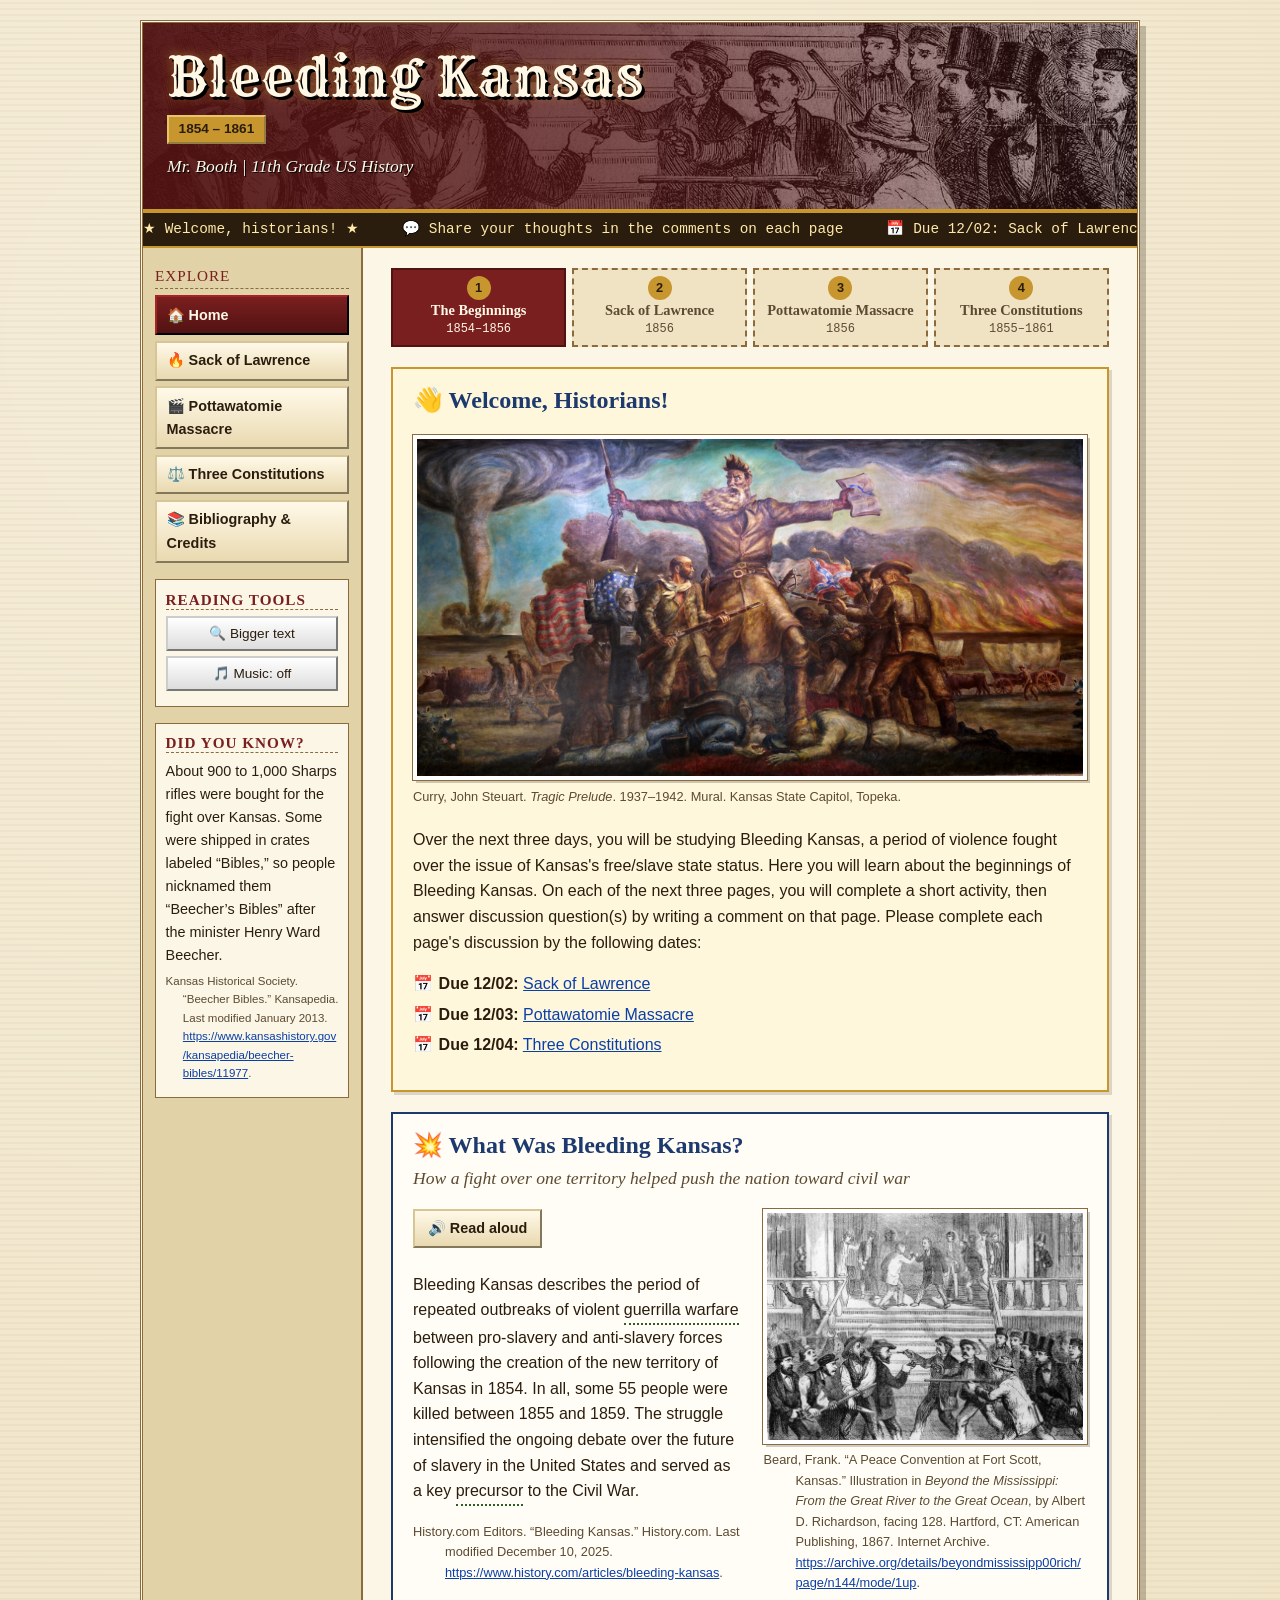
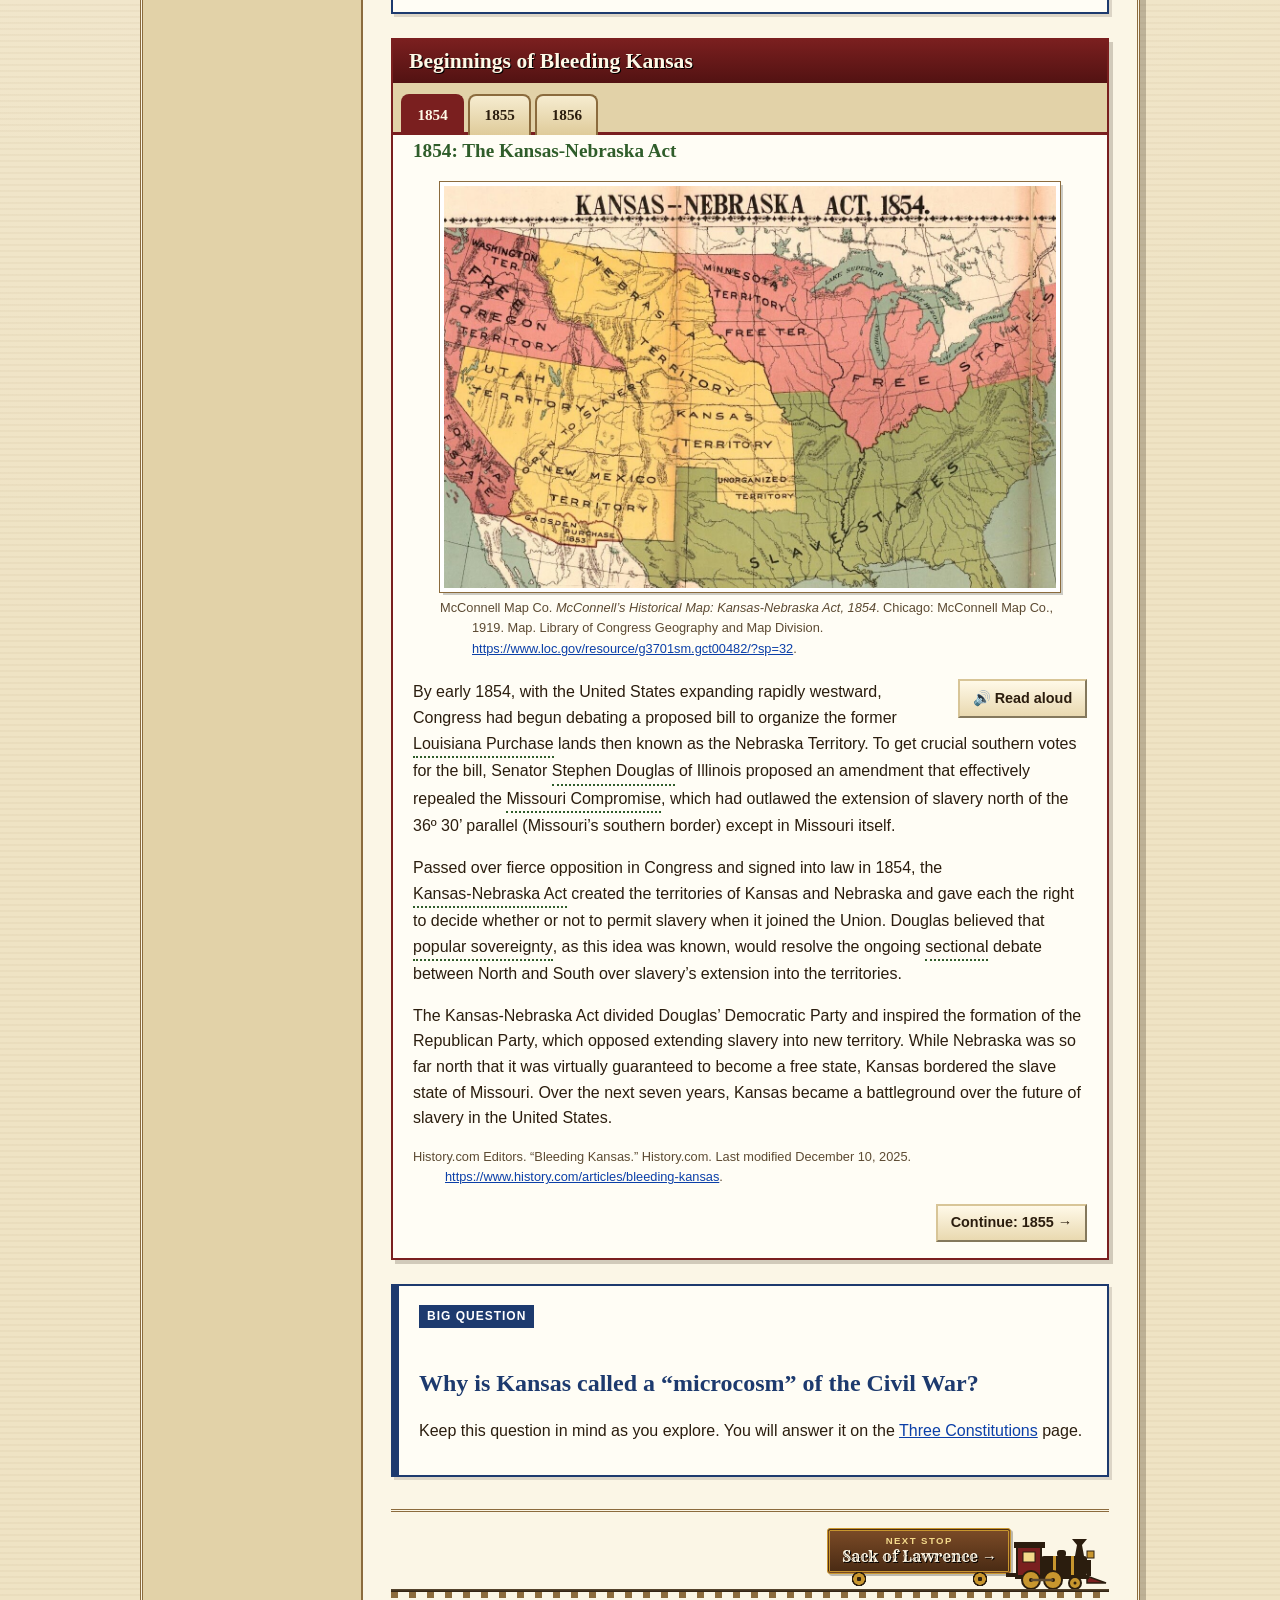
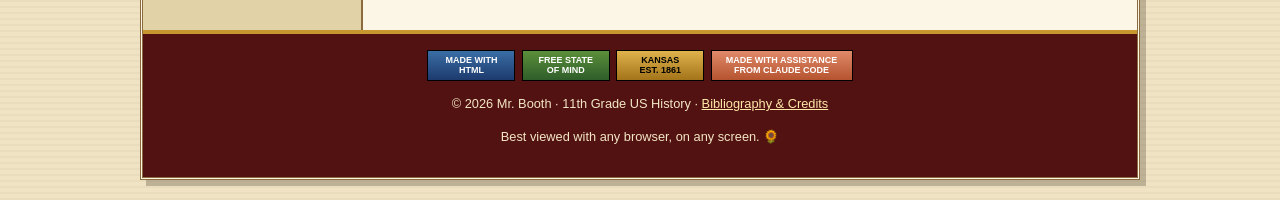
<file: index.html>
<!DOCTYPE html>
<html lang="en">
<head>
  <meta charset="utf-8">
  <meta name="viewport" content="width=device-width, initial-scale=1">
  <meta name="robots" content="noindex, nofollow, noimageindex">
  <title>Bleeding Kansas | Mr. Booth's US History</title>
  <meta name="description" content="Supplementary resources and activities on Bleeding Kansas (1854–1861) for 11th grade US History.">
  <link rel="preconnect" href="https://fonts.googleapis.com">
  <link rel="stylesheet" href="https://fonts.googleapis.com/css2?family=Rye&display=swap">
  <link rel="icon" href="images/favicon.svg" type="image/svg+xml">
  <link rel="icon" href="images/favicon-32.png" sizes="32x32" type="image/png">
  <link rel="apple-touch-icon" href="images/apple-touch-icon.png">
  <link rel="stylesheet" href="css/style.css?v=47">
</head>
<body data-page="home">
<a class="skip-link" href="#main">Skip to main content</a>
<div class="wrapper">
  <div id="header-slot"></div>
  <div class="layout">
    <aside class="sidebar" id="sidebar-slot"></aside>

    <main id="main" class="content">
      <section class="box box-welcome" aria-labelledby="welcome-h">
        <h2 id="welcome-h">👋 Welcome, Historians!</h2>
        <figure class="welcome-figure">
          <img src="images/tragic_prelude.jpg" alt="John Steuart Curry’s mural Tragic Prelude, showing John Brown with a Bible and rifle, arms outstretched, between armies of the Civil War, with a tornado and prairie fire behind him."
               onerror="this.parentElement.classList.add('missing')">
          <figcaption class="bib">Curry, John Steuart. <em>Tragic Prelude</em>. 1937–1942. Mural. Kansas State Capitol, Topeka.</figcaption>
          <div class="placeholder">[ Add images/tragic_prelude.jpg ]</div>
        </figure>
        <p>Over the next three days, you will be studying Bleeding Kansas, a period of violence fought over the issue of Kansas's free/slave state status. Here you will learn about the beginnings of Bleeding Kansas. On each of the next three pages, you will complete a short activity, then answer discussion question(s) by writing a comment on that page. Please complete each page's discussion by the following dates:</p>
        <ul class="due-dates">
          <li><strong>Due 12/02:</strong> <a href="lawrence.html">Sack of Lawrence</a></li>
          <li><strong>Due 12/03:</strong> <a href="pottawatomie.html">Pottawatomie Massacre</a></li>
          <li><strong>Due 12/04:</strong> <a href="constitutions.html">Three Constitutions</a></li>
        </ul>
      </section>

      <section class="box box-intro" aria-labelledby="what-h">
        <h1 id="what-h">💥 What Was Bleeding Kansas?</h1>
        <p class="subtitle">How a fight over one territory helped push the nation toward civil war</p>
        <div class="media-row">
          <div class="media-text">
            <button type="button" class="btn read-aloud" data-target="what-text">🔊 Read aloud</button>
            <div id="what-text">
              <p>Bleeding Kansas describes the period of repeated outbreaks of violent <button type="button" class="vocab" data-def="Fighting by small, unofficial groups that use surprise raids and ambushes instead of large armies.">guerrilla warfare</button> between pro-slavery and anti-slavery forces following the creation of the new territory of Kansas in 1854. In all, some 55 people were killed between 1855 and 1859. The struggle intensified the ongoing debate over the future of slavery in the United States and served as a key <button type="button" class="vocab" data-def="Something that comes before an event and helps lead to it.">precursor</button> to the Civil War.</p>
            </div>
            <p class="source bib">History.com Editors. “Bleeding Kansas.” History.com. Last modified December 10, 2025. <a href="https://www.history.com/articles/bleeding-kansas">https://www.history.com/articles/bleeding-kansas</a>.</p>
          </div>
          <figure class="media-figure">
            <a href="images/peace-convention-fort-scott-1858.jpg" title="Click to see full size"><img src="images/peace-convention-fort-scott-1858.jpg" width="1280" height="920"
                 alt="Engraving of a crowd split into two sides at the foot of a hotel’s steps, aiming pistols and rifles at each other, while men on the porch above grab and shove one another."></a>
            <figcaption class="bib">Beard, Frank. “A Peace Convention at Fort Scott, Kansas.” Illustration in <em>Beyond the Mississippi: From the Great River to the Great Ocean</em>, by Albert D. Richardson, facing 128. Hartford, CT: American Publishing, 1867. Internet Archive. <a href="https://archive.org/details/beyondmississipp00rich/page/n144/mode/1up">https://archive.org/details/beyondmississipp00rich/page/n144/mode/1up</a>.</figcaption>
          </figure>
        </div>
      </section>

      <section aria-labelledby="begin-h">
        <h2 id="begin-h">Beginnings of Bleeding Kansas</h2>

        <div class="entries">
        <article class="box" data-tab="1854">
          <h3>1854: The Kansas-Nebraska Act</h3>
          <figure class="inline-figure">
            <a href="images/kansas-nebraska-act-map-1854.jpg" title="Click to see full size"><img src="images/kansas-nebraska-act-map-1854.jpg" width="1280" height="840"
                 alt="A 1919 historical map titled Kansas-Nebraska Act, 1854. Free states and free territories are shaded red, slave states are green, and the Kansas, Nebraska, Utah, and New Mexico territories are yellow."></a>
            <figcaption class="bib">McConnell Map Co. <em>McConnell’s Historical Map: Kansas-Nebraska Act, 1854</em>. Chicago: McConnell Map Co., 1919. Map. Library of Congress Geography and Map Division. <a href="https://www.loc.gov/resource/g3701sm.gct00482/?sp=32">https://www.loc.gov/resource/g3701sm.gct00482/?sp=32</a>.</figcaption>
          </figure>
          <button type="button" class="btn read-aloud" data-target="kn-text">🔊 Read aloud</button>
          <div id="kn-text">
            <p>By early 1854, with the United States expanding rapidly westward, Congress had begun debating a proposed bill to organize the former <button type="button" class="vocab" data-def="The huge territory west of the Mississippi River that the United States bought from France in 1803. It included the land that became Kansas and Nebraska.">Louisiana Purchase</button> lands then known as the Nebraska Territory. To get crucial southern votes for the bill, Senator <button type="button" class="vocab" data-def="A Democratic senator from Illinois who wrote the Kansas-Nebraska Act. He later debated Abraham Lincoln in 1858.">Stephen Douglas</button> of Illinois proposed an amendment that effectively repealed the <button type="button" class="vocab" data-def="An 1820 law that let Missouri join the Union as a slave state and Maine as a free state, banning slavery in the rest of the Louisiana Purchase north of 36°30′.">Missouri Compromise</button>, which had outlawed the extension of slavery north of the 36º 30’ parallel (Missouri’s southern border) except in Missouri itself.</p>
            <p>Passed over fierce opposition in Congress and signed into law in 1854, the <button type="button" class="vocab" data-def="The 1854 law that created the Kansas and Nebraska territories and let their settlers vote on slavery, canceling the Missouri Compromise line.">Kansas-Nebraska Act</button> created the territories of Kansas and Nebraska and gave each the right to decide whether or not to permit slavery when it joined the Union. Douglas believed that <button type="button" class="vocab" data-def="The idea that the settlers of a territory should vote to decide for themselves whether to allow slavery there.">popular sovereignty</button>, as this idea was known, would resolve the ongoing <button type="button" class="vocab" data-def="Having to do with the divisions between regions of the country, especially the North and the South.">sectional</button> debate between North and South over slavery’s extension into the territories.</p>
            <p>The Kansas-Nebraska Act divided Douglas’ Democratic Party and inspired the formation of the Republican Party, which opposed extending slavery into new territory. While Nebraska was so far north that it was virtually guaranteed to become a free state, Kansas bordered the slave state of Missouri. Over the next seven years, Kansas became a battleground over the future of slavery in the United States.</p>
          </div>
          <p class="source bib">History.com Editors. “Bleeding Kansas.” History.com. Last modified December 10, 2025. <a href="https://www.history.com/articles/bleeding-kansas">https://www.history.com/articles/bleeding-kansas</a>.</p>
        </article>

        <article class="box" data-tab="1855">
          <h3>1855: Border Ruffian Violence</h3>
          <figure class="inline-figure">
            <a href="images/border-ruffians-1880.jpg" title="Click to see full size"><img src="images/border-ruffians-1880.jpg" width="1000" height="660"
                 alt="Engraving of armed border ruffians from Missouri entering Kansas on foot and on horseback, carrying rifles, with covered wagons and a dog behind them."></a>
            <figcaption class="bib">“Border Ruffians Invading Kansas.” Illustration in <em>A Popular History of the United States</em>, by William Cullen Bryant and Sydney Howard Gay. New York: Scribner, Armstrong, 1880. Kansas Memory, Kansas Historical Society. <a href="https://www.kansasmemory.org/item/210310">https://www.kansasmemory.org/item/210310</a>.</figcaption>
          </figure>
          <button type="button" class="btn read-aloud" data-target="br-text">🔊 Read aloud</button>
          <div id="br-text">
            <p>In New England, a group of <button type="button" class="vocab" data-def="People who wanted to end slavery completely.">abolitionists</button> formed the <button type="button" class="vocab" data-def="A New England organization that helped antislavery settlers move to Kansas so it would become a free state.">Emigrant Aid Company</button>, which sent anti-slavery settlers to Kansas to ensure it would become a free territory. On the other side, thousands of pro-slavery Missourians flooded into the new territory to illegally vote in Kansas’ first territorial election in November 1854. Pro-slavery candidate John Whitfield easily defeated two <button type="button" class="vocab" data-def="A political party that opposed spreading slavery into the western territories.">Free Soil</button> candidates to become the territory’s delegate to Congress, with only half the ballots cast by registered voters.</p>
            <p>In March 1855, when elections took place for the first <button type="button" class="vocab" data-def="The group of lawmakers elected to make laws for a territory.">territorial legislature</button>, thousands of heavily armed “<button type="button" class="vocab" data-def="Proslavery men from Missouri who crossed into Kansas to vote illegally and threaten free-state settlers.">border ruffians</button>” showed up in Kansas again. Through illegal votes and <button type="button" class="vocab" data-def="Using threats to scare people into doing what you want.">intimidation</button> of anti-slavery voters, they ensured the election of a slate of pro-slavery legislators.</p>
            <p>Northerners and other anti-slavery settlers refused to accept this government and set up their own. Some of these <button type="button" class="vocab" data-def="Settlers who wanted Kansas to join the Union as a free state, where slavery was illegal.">Free Staters</button>, known as “<button type="button" class="vocab" data-def="Antislavery fighters in Kansas who raided proslavery settlers. The name later became the University of Kansas mascot.">jayhawkers</button>,” armed themselves in preparation for clashes with pro-slavery forces. As tensions increased within the territory, President <button type="button" class="vocab" data-def="The 14th president of the United States (1853–1857). He supported the proslavery government in Kansas.">Franklin Pierce</button> recognized the pro-slavery legislature as the only <button type="button" class="vocab" data-def="Lawful or officially accepted.">legitimate</button> government of Kansas.</p>
          </div>
          <p class="source bib">History.com Editors. “Bleeding Kansas.” History.com. Last modified December 10, 2025. <a href="https://www.history.com/articles/bleeding-kansas">https://www.history.com/articles/bleeding-kansas</a>.</p>
        </article>

        <article class="box" data-tab="1856">
          <h3>1856: Caning of Senator Charles Sumner</h3>
          <figure class="inline-figure">
            <a href="images/southern-chivalry-1856.jpg" title="Click to see full size"><img src="images/southern-chivalry-1856.jpg" width="1400" height="923"
                 alt="1856 political cartoon: Preston Brooks raises a cane over Senator Charles Sumner, who has fallen to the Senate floor holding a quill pen and a paper labeled Kansas, while other senators watch and some smile."></a>
            <figcaption class="bib">Magee, John L. <em>Southern Chivalry—Argument versus Club’s</em>. 1856. Lithograph. Wikimedia Commons. <a href="https://commons.wikimedia.org/wiki/File:Southern_Chivalry.jpg">https://commons.wikimedia.org/wiki/File:Southern_Chivalry.jpg</a>.</figcaption>
          </figure>
          <button type="button" class="btn read-aloud" data-target="sumner-text">🔊 Read aloud</button>
          <div id="sumner-text">
            <p>On May 22, 1856, the "world's greatest deliberative body" became a combat zone. In one of the most dramatic and deeply <button type="button" class="vocab" data-def="Threatening, as if something bad is about to happen.">ominous</button> moments in the Senate's entire history, a member of the House of Representatives entered the Senate Chamber and savagely beat a senator into unconsciousness.</p>
            <p>The inspiration for this clash came three days earlier when Senator Charles Sumner, a Massachusetts antislavery Republican, addressed the Senate on the explosive issue of whether Kansas should be admitted to the Union as a slave state or a free state. In his "Crime Against Kansas" speech, Sumner identified two Democratic senators as the principal <button type="button" class="vocab" data-def="The people responsible for a crime or wrongdoing.">culprits</button> in this crime—<button type="button" class="vocab" data-def="A Democratic senator from Illinois who wrote the Kansas-Nebraska Act. He later debated Abraham Lincoln in 1858.">Stephen Douglas</button> of Illinois and Andrew Butler of South Carolina. He characterized Douglas to his face as a "noise-some, squat, and nameless animal . . . not a proper model for an American senator." Andrew Butler, who was not present, received more elaborate treatment. Mocking the South Carolina senator's stance as a man of <button type="button" class="vocab" data-def="A code of honor and polite manners that Southern gentlemen were expected to follow.">chivalry</button>, the Massachusetts senator charged him with taking "a mistress . . . who, though ugly to others, is always lovely to him; though polluted in the sight of the world, is <button type="button" class="vocab" data-def="Morally pure.">chaste</button> in his sight—I mean," added Sumner, "the <button type="button" class="vocab" data-def="An old, insulting word for a prostitute. Sumner used it to say Butler was devoted to slavery.">harlot</button>, Slavery."</p>
            <p>Representative Preston Brooks was Butler's South Carolina <button type="button" class="vocab" data-def="A relative. Brooks was Butler's cousin.">kinsman</button>. If he had believed Sumner to be a gentleman, he might have challenged him to a duel. Instead, he chose a light cane of the type used to discipline unruly dogs. Shortly after the Senate had adjourned for the day, Brooks entered the old chamber, where he found Sumner busily attaching his <button type="button" class="vocab" data-def="A senator's signature on an envelope that let it be mailed for free.">postal frank</button> to copies of his "Crime Against Kansas" speech.</p>
            <p>Moving quickly, Brooks slammed his metal-topped cane onto the unsuspecting Sumner's head. As Brooks struck again and again, Sumner rose and lurched blindly about the chamber, <button type="button" class="vocab" data-def="Without any success.">futilely</button> attempting to protect himself. After a very long minute, it ended.</p>
            <p>Bleeding profusely, Sumner was carried away. Brooks walked calmly out of the chamber without being detained by the stunned onlookers. Overnight, both men became heroes in their respective regions.</p>
          </div>
          <p class="source bib">United States Senate. “The Caning of Senator Charles Sumner.” Senate.gov. Last modified August 14, 2026. <a href="https://www.senate.gov/artandhistory/history/minute/The_Caning_of_Senator_Charles_Sumner.htm">https://www.senate.gov/artandhistory/history/minute/The_Caning_of_Senator_Charles_Sumner.htm</a>.</p>
        </article>
        </div>
      </section>

      <section class="box box-prompt" aria-labelledby="big-q">
        <span class="prompt-label">Big Question</span>
        <h2 id="big-q" class="prompt-question">Why is Kansas called a “microcosm” of the Civil War?</h2>
        <p>Keep this question in mind as you explore. You will answer it on the <a href="constitutions.html">Three Constitutions</a> page.</p>
      </section>
    </main>
  </div>
  <div id="footer-slot"></div>
</div>
<script src="js/site.js?v=42"></script>
</body>
</html>
</file>
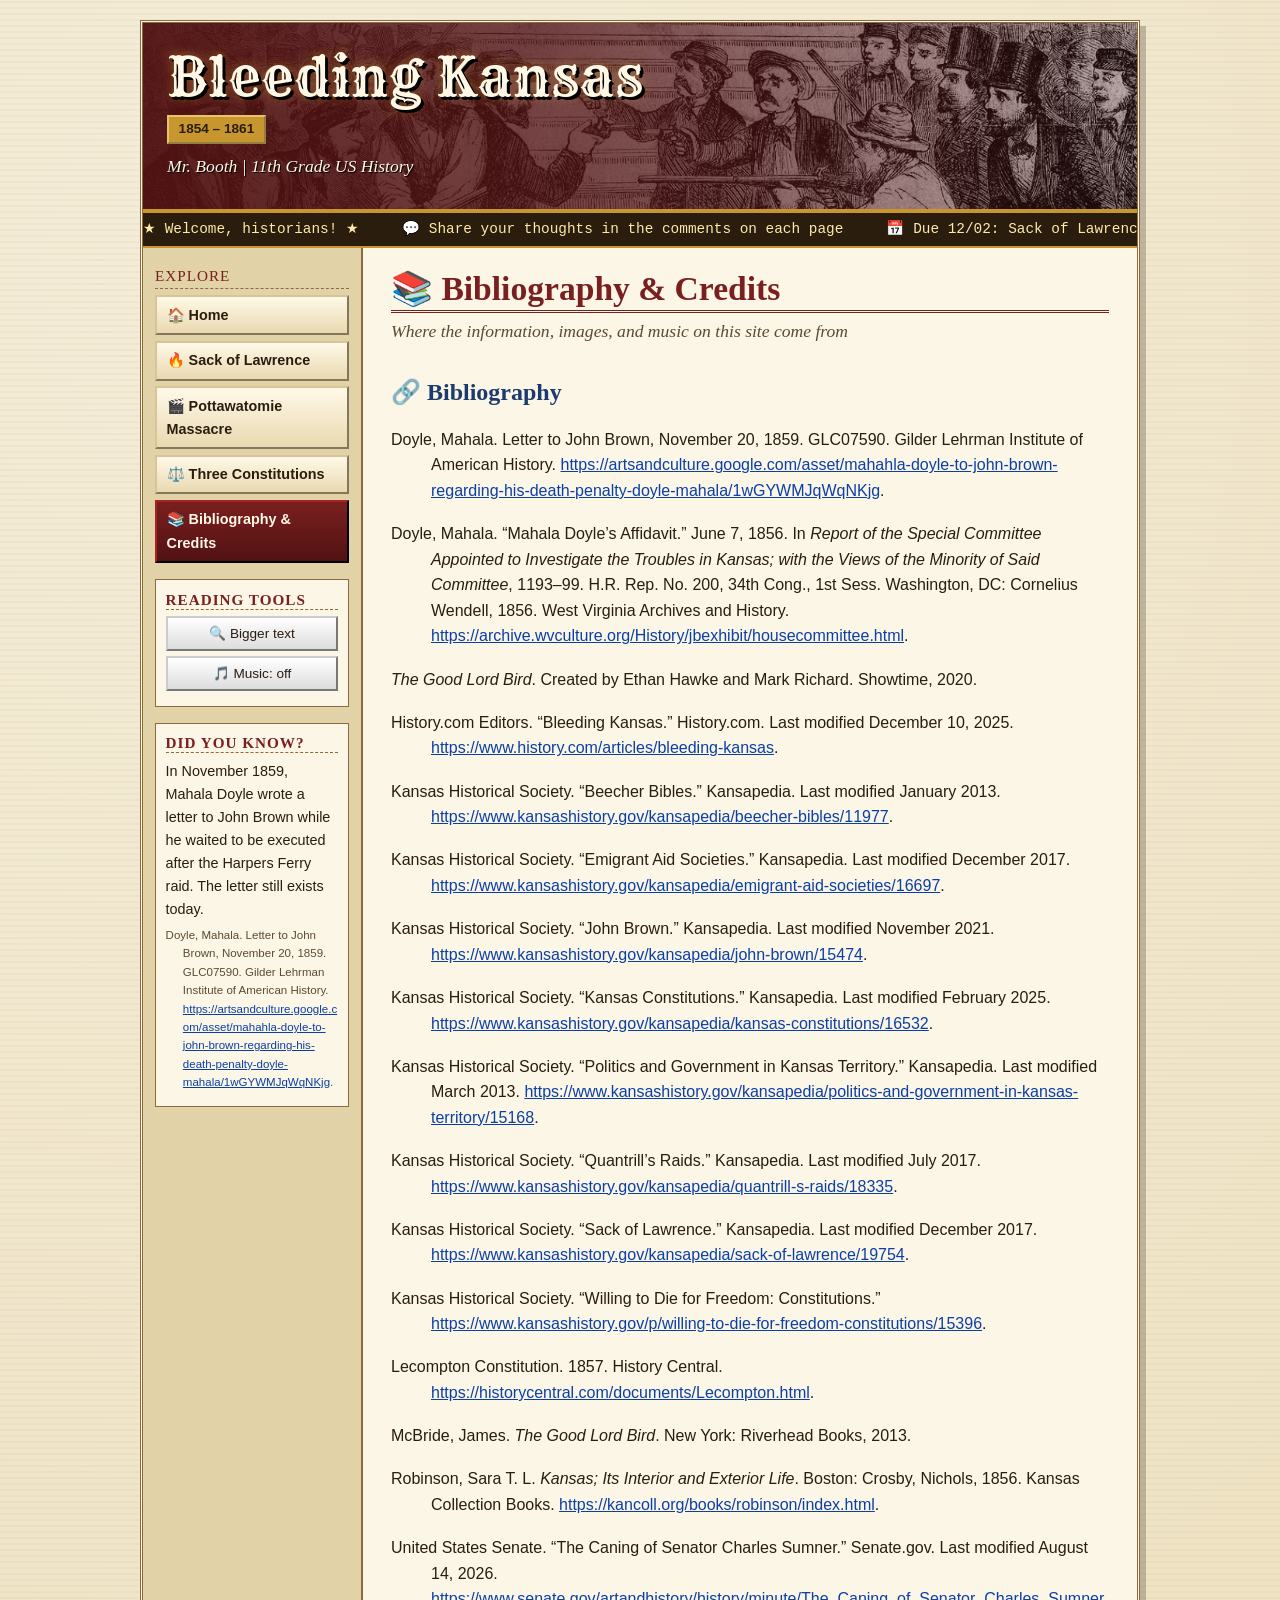
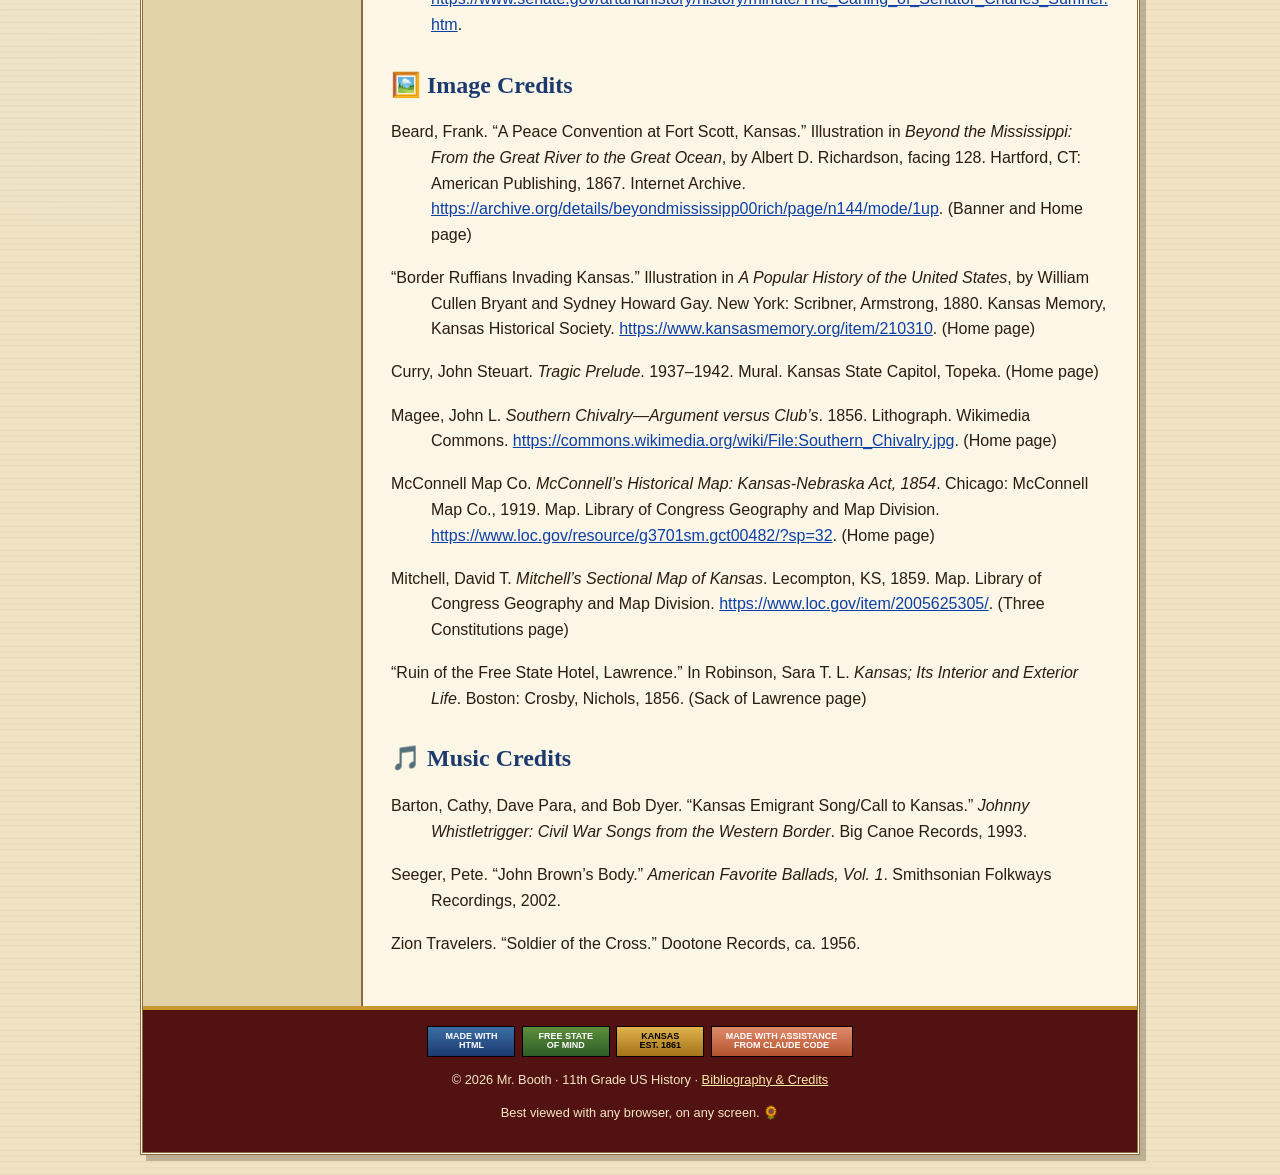
<file: about.html>
<!DOCTYPE html>
<html lang="en">
<head>
  <meta charset="utf-8">
  <meta name="viewport" content="width=device-width, initial-scale=1">
  <meta name="robots" content="noindex, nofollow, noimageindex">
  <title>Bibliography &amp; Credits | Bleeding Kansas</title>
  <meta name="description" content="Bibliography and credits for Mr. Booth's Bleeding Kansas site.">
  <link rel="preconnect" href="https://fonts.googleapis.com">
  <link rel="stylesheet" href="https://fonts.googleapis.com/css2?family=Rye&display=swap">
  <link rel="icon" href="images/favicon.svg" type="image/svg+xml">
  <link rel="icon" href="images/favicon-32.png" sizes="32x32" type="image/png">
  <link rel="apple-touch-icon" href="images/apple-touch-icon.png">
  <link rel="stylesheet" href="css/style.css?v=47">
</head>
<body data-page="about">
<a class="skip-link" href="#main">Skip to main content</a>
<div class="wrapper">
  <div id="header-slot"></div>
  <div class="layout">
    <aside class="sidebar" id="sidebar-slot"></aside>

    <main id="main" class="content">
      <h1>📚 Bibliography &amp; Credits</h1>
      <p class="subtitle">Where the information, images, and music on this site come from</p>

      <section aria-labelledby="src-h">
        <h2 id="src-h">🔗 Bibliography</h2>
        <div class="bibliography">
          <p>Doyle, Mahala. Letter to John Brown, November 20, 1859. GLC07590. Gilder Lehrman Institute of American History. <a href="https://artsandculture.google.com/asset/mahahla-doyle-to-john-brown-regarding-his-death-penalty-doyle-mahala/1wGYWMJqWqNKjg">https://artsandculture.google.com/asset/mahahla-doyle-to-john-brown-regarding-his-death-penalty-doyle-mahala/1wGYWMJqWqNKjg</a>.</p>
          <p>Doyle, Mahala. “Mahala Doyle’s Affidavit.” June 7, 1856. In <em>Report of the Special Committee Appointed to Investigate the Troubles in Kansas; with the Views of the Minority of Said Committee</em>, 1193–99. H.R. Rep. No. 200, 34th Cong., 1st Sess. Washington, DC: Cornelius Wendell, 1856. West Virginia Archives and History. <a href="https://archive.wvculture.org/History/jbexhibit/housecommittee.html">https://archive.wvculture.org/History/jbexhibit/housecommittee.html</a>.</p>
          <p><em>The Good Lord Bird</em>. Created by Ethan Hawke and Mark Richard. Showtime, 2020.</p>
          <p>History.com Editors. “Bleeding Kansas.” History.com. Last modified December 10, 2025. <a href="https://www.history.com/articles/bleeding-kansas">https://www.history.com/articles/bleeding-kansas</a>.</p>
          <p>Kansas Historical Society. “Beecher Bibles.” Kansapedia. Last modified January 2013. <a href="https://www.kansashistory.gov/kansapedia/beecher-bibles/11977">https://www.kansashistory.gov/kansapedia/beecher-bibles/11977</a>.</p>
          <p>Kansas Historical Society. “Emigrant Aid Societies.” Kansapedia. Last modified December 2017. <a href="https://www.kansashistory.gov/kansapedia/emigrant-aid-societies/16697">https://www.kansashistory.gov/kansapedia/emigrant-aid-societies/16697</a>.</p>
          <p>Kansas Historical Society. “John Brown.” Kansapedia. Last modified November 2021. <a href="https://www.kansashistory.gov/kansapedia/john-brown/15474">https://www.kansashistory.gov/kansapedia/john-brown/15474</a>.</p>
          <p>Kansas Historical Society. “Kansas Constitutions.” Kansapedia. Last modified February 2025. <a href="https://www.kansashistory.gov/kansapedia/kansas-constitutions/16532">https://www.kansashistory.gov/kansapedia/kansas-constitutions/16532</a>.</p>
          <p>Kansas Historical Society. “Politics and Government in Kansas Territory.” Kansapedia. Last modified March 2013. <a href="https://www.kansashistory.gov/kansapedia/politics-and-government-in-kansas-territory/15168">https://www.kansashistory.gov/kansapedia/politics-and-government-in-kansas-territory/15168</a>.</p>
          <p>Kansas Historical Society. “Quantrill’s Raids.” Kansapedia. Last modified July 2017. <a href="https://www.kansashistory.gov/kansapedia/quantrill-s-raids/18335">https://www.kansashistory.gov/kansapedia/quantrill-s-raids/18335</a>.</p>
          <p>Kansas Historical Society. “Sack of Lawrence.” Kansapedia. Last modified December 2017. <a href="https://www.kansashistory.gov/kansapedia/sack-of-lawrence/19754">https://www.kansashistory.gov/kansapedia/sack-of-lawrence/19754</a>.</p>
          <p>Kansas Historical Society. “Willing to Die for Freedom: Constitutions.” <a href="https://www.kansashistory.gov/p/willing-to-die-for-freedom-constitutions/15396">https://www.kansashistory.gov/p/willing-to-die-for-freedom-constitutions/15396</a>.</p>
          <p>Lecompton Constitution. 1857. History Central. <a href="https://historycentral.com/documents/Lecompton.html">https://historycentral.com/documents/Lecompton.html</a>.</p>
          <p>McBride, James. <em>The Good Lord Bird</em>. New York: Riverhead Books, 2013.</p>
          <p>Robinson, Sara T. L. <em>Kansas; Its Interior and Exterior Life</em>. Boston: Crosby, Nichols, 1856. Kansas Collection Books. <a href="https://kancoll.org/books/robinson/index.html">https://kancoll.org/books/robinson/index.html</a>.</p>
          <p>United States Senate. “The Caning of Senator Charles Sumner.” Senate.gov. Last modified August 14, 2026. <a href="https://www.senate.gov/artandhistory/history/minute/The_Caning_of_Senator_Charles_Sumner.htm">https://www.senate.gov/artandhistory/history/minute/The_Caning_of_Senator_Charles_Sumner.htm</a>.</p>
        </div>
      </section>

      <section aria-labelledby="img-h">
        <h2 id="img-h">🖼️ Image Credits</h2>
        <div class="bibliography">
          <p>Beard, Frank. “A Peace Convention at Fort Scott, Kansas.” Illustration in <em>Beyond the Mississippi: From the Great River to the Great Ocean</em>, by Albert D. Richardson, facing 128. Hartford, CT: American Publishing, 1867. Internet Archive. <a href="https://archive.org/details/beyondmississipp00rich/page/n144/mode/1up">https://archive.org/details/beyondmississipp00rich/page/n144/mode/1up</a>. (Banner and Home page)</p>
          <p>“Border Ruffians Invading Kansas.” Illustration in <em>A Popular History of the United States</em>, by William Cullen Bryant and Sydney Howard Gay. New York: Scribner, Armstrong, 1880. Kansas Memory, Kansas Historical Society. <a href="https://www.kansasmemory.org/item/210310">https://www.kansasmemory.org/item/210310</a>. (Home page)</p>
          <p>Curry, John Steuart. <em>Tragic Prelude</em>. 1937–1942. Mural. Kansas State Capitol, Topeka. (Home page)</p>
          <p>Magee, John L. <em>Southern Chivalry—Argument versus Club’s</em>. 1856. Lithograph. Wikimedia Commons. <a href="https://commons.wikimedia.org/wiki/File:Southern_Chivalry.jpg">https://commons.wikimedia.org/wiki/File:Southern_Chivalry.jpg</a>. (Home page)</p>
          <p>McConnell Map Co. <em>McConnell’s Historical Map: Kansas-Nebraska Act, 1854</em>. Chicago: McConnell Map Co., 1919. Map. Library of Congress Geography and Map Division. <a href="https://www.loc.gov/resource/g3701sm.gct00482/?sp=32">https://www.loc.gov/resource/g3701sm.gct00482/?sp=32</a>. (Home page)</p>
          <p>Mitchell, David T. <em>Mitchell’s Sectional Map of Kansas</em>. Lecompton, KS, 1859. Map. Library of Congress Geography and Map Division. <a href="https://www.loc.gov/item/2005625305/">https://www.loc.gov/item/2005625305/</a>. (Three Constitutions page)</p>
          <p>“Ruin of the Free State Hotel, Lawrence.” In Robinson, Sara T. L. <em>Kansas; Its Interior and Exterior Life</em>. Boston: Crosby, Nichols, 1856. (Sack of Lawrence page)</p>

        </div>
      </section>

      <section aria-labelledby="music-h">
        <h2 id="music-h">🎵 Music Credits</h2>
        <div class="bibliography">
          <p>Barton, Cathy, Dave Para, and Bob Dyer. “Kansas Emigrant Song/Call to Kansas.” <em>Johnny Whistletrigger: Civil War Songs from the Western Border</em>. Big Canoe Records, 1993.</p>
          <p>Seeger, Pete. “John Brown’s Body.” <em>American Favorite Ballads, Vol. 1</em>. Smithsonian Folkways Recordings, 2002.</p>
          <p>Zion Travelers. “Soldier of the Cross.” Dootone Records, ca. 1956.</p>
        </div>
      </section>
    </main>
  </div>
  <div id="footer-slot"></div>
</div>
<script src="js/site.js?v=42"></script>
</body>
</html>
</file>
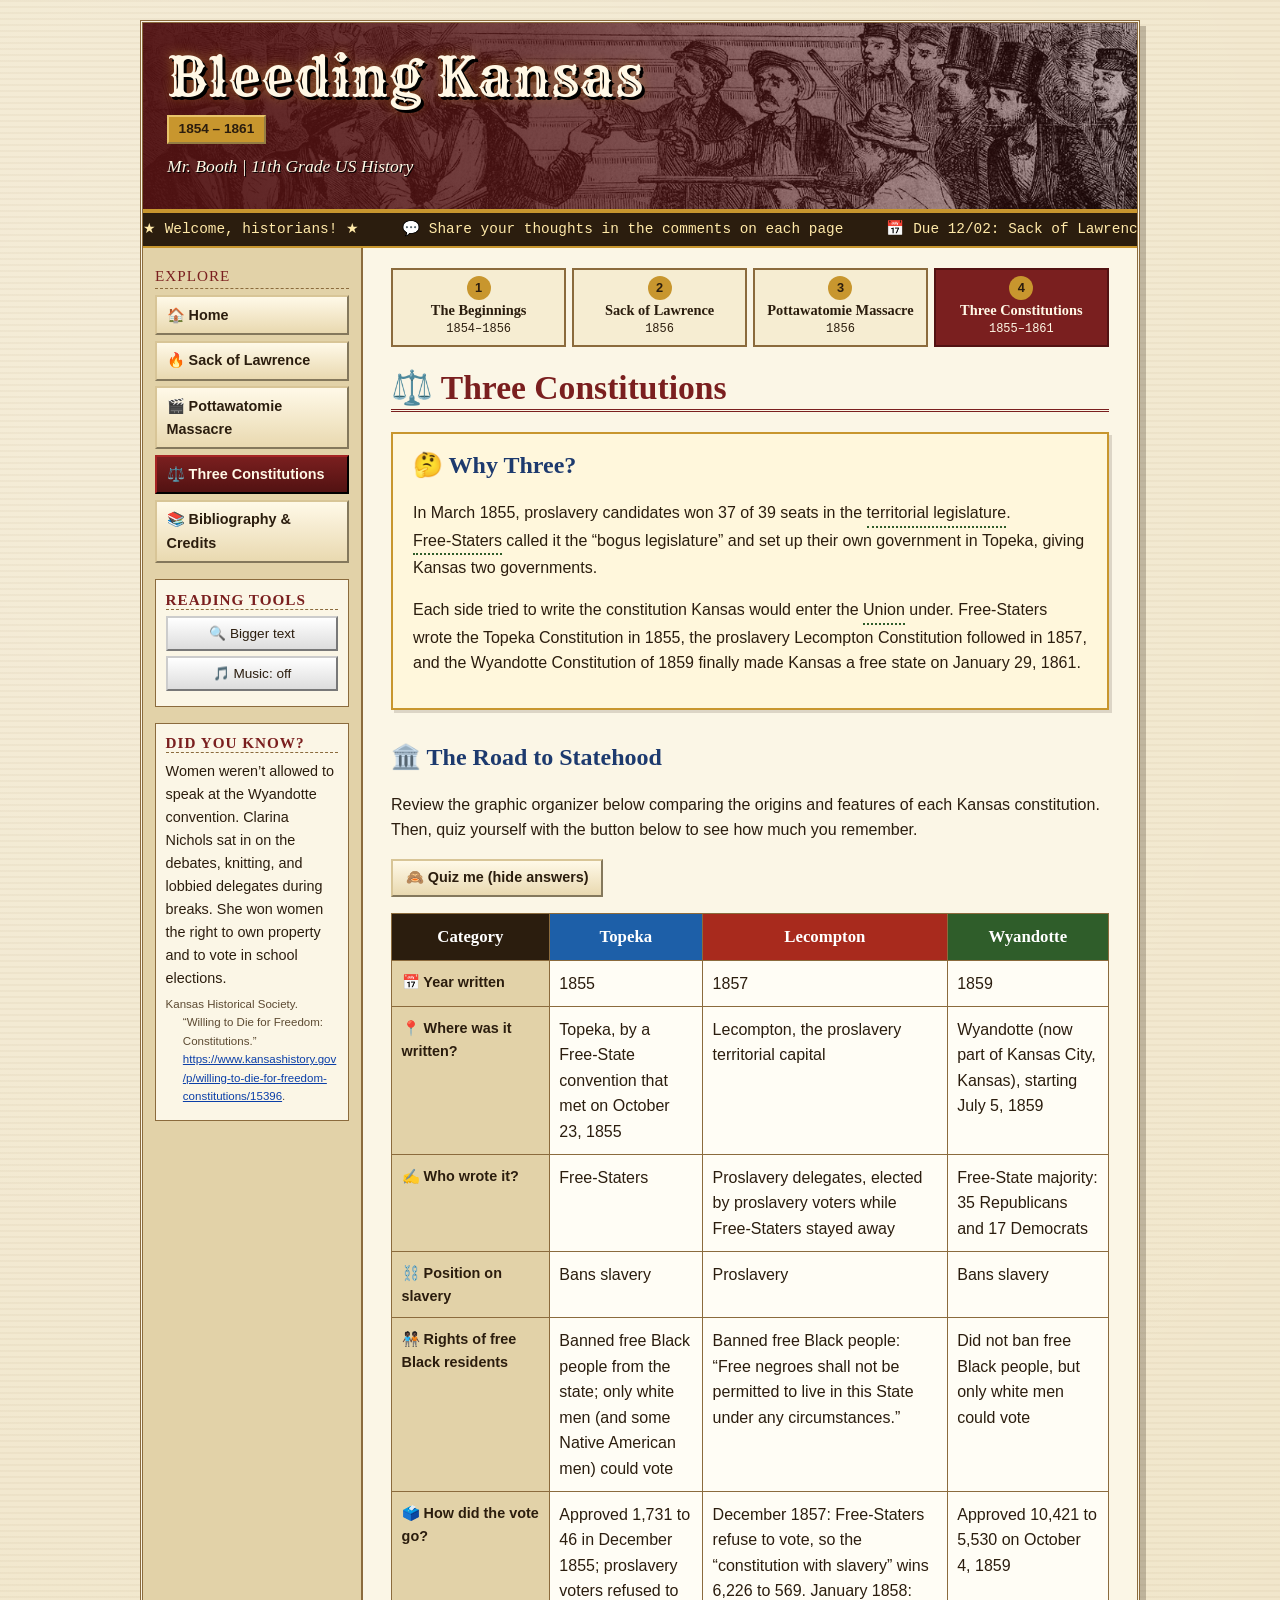
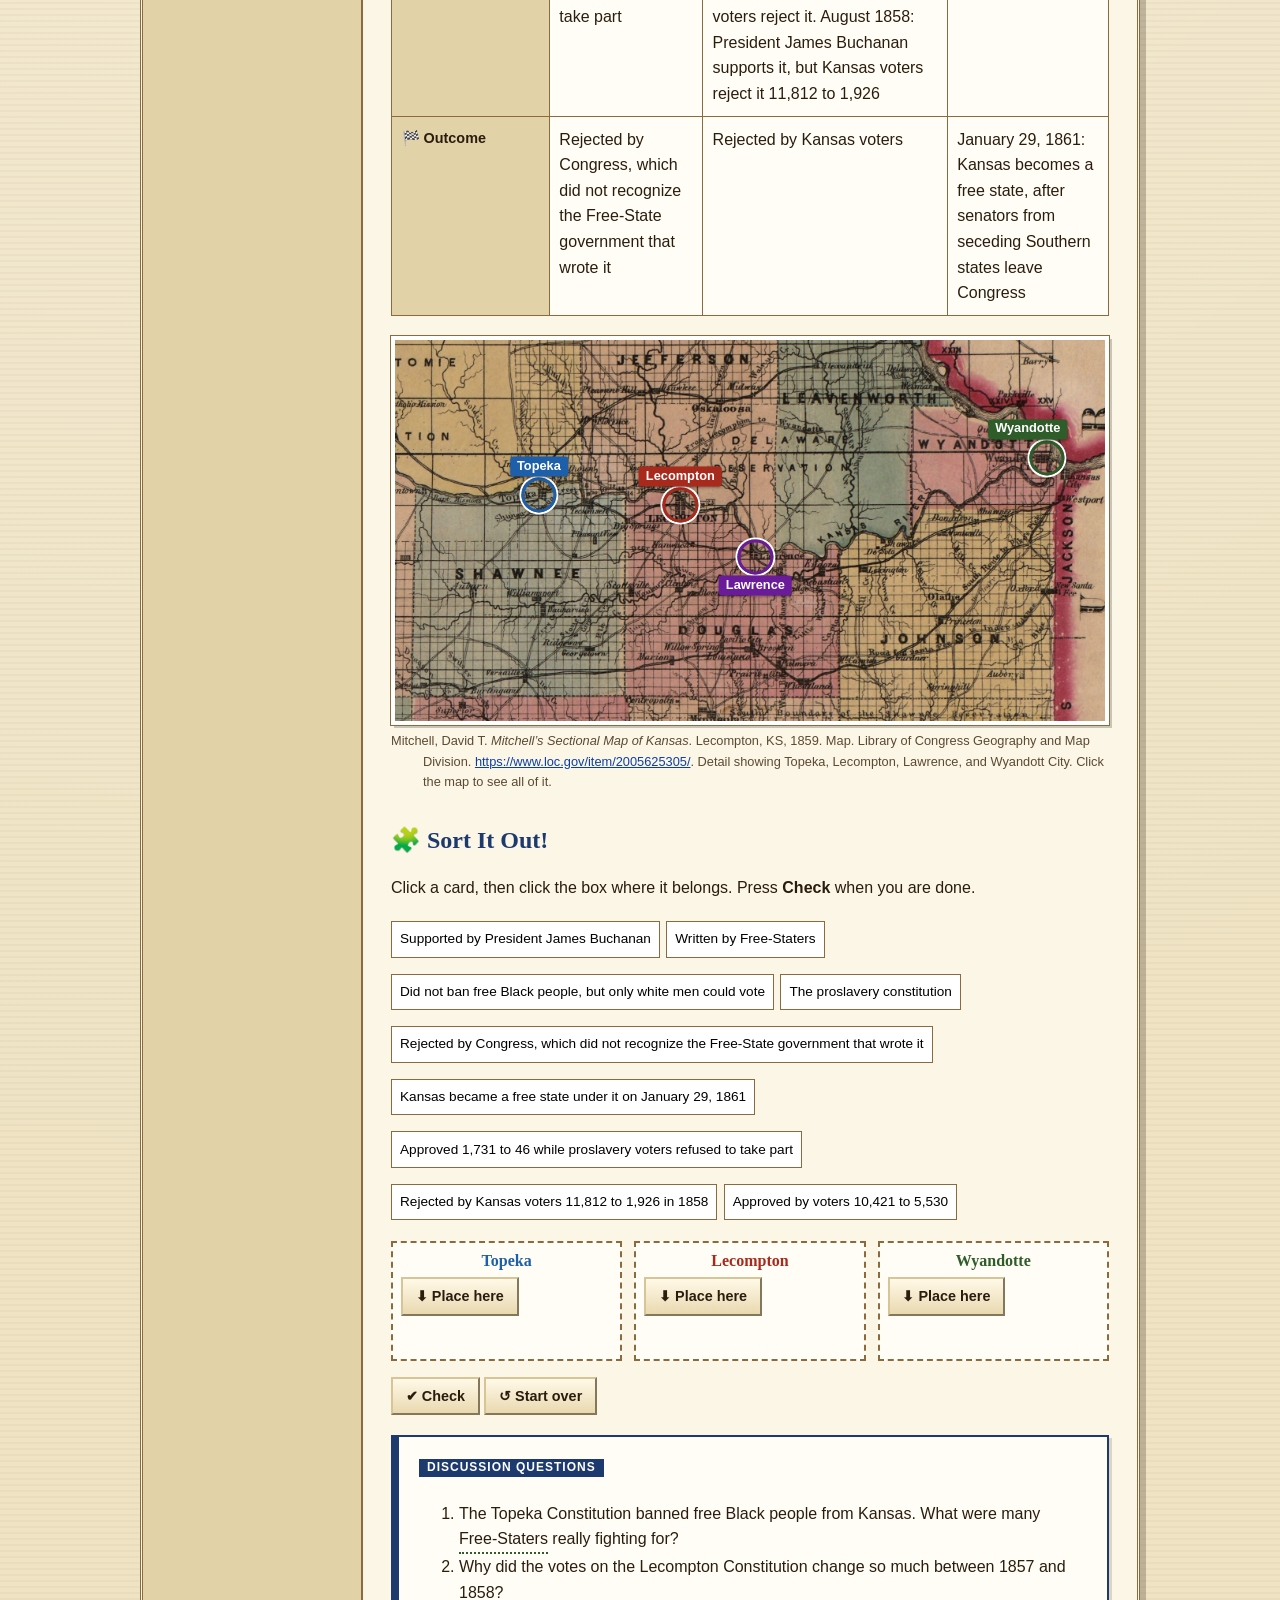
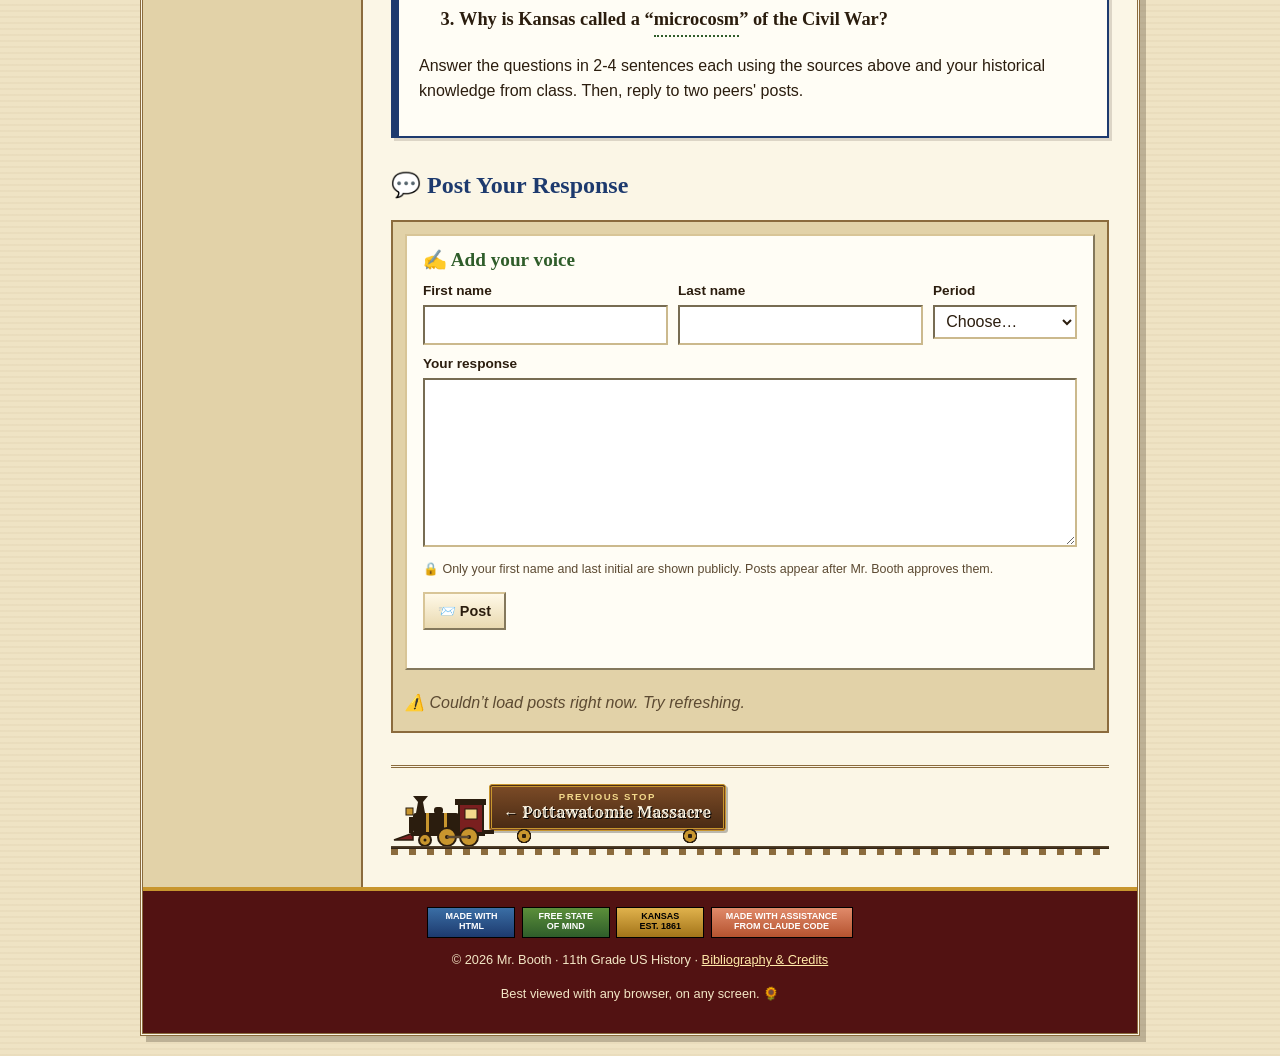
<file: constitutions.html>
<!DOCTYPE html>
<html lang="en">
<head>
  <meta charset="utf-8">
  <meta name="viewport" content="width=device-width, initial-scale=1">
  <meta name="robots" content="noindex, nofollow, noimageindex">
  <title>Three Constitutions | Bleeding Kansas</title>
  <meta name="description" content="Compare the Topeka, Lecompton, and Wyandotte constitutions.">
  <link rel="preconnect" href="https://fonts.googleapis.com">
  <link rel="stylesheet" href="https://fonts.googleapis.com/css2?family=Rye&display=swap">
  <link rel="icon" href="images/favicon.svg" type="image/svg+xml">
  <link rel="icon" href="images/favicon-32.png" sizes="32x32" type="image/png">
  <link rel="apple-touch-icon" href="images/apple-touch-icon.png">
  <link rel="stylesheet" href="css/style.css?v=47">
</head>
<body data-page="constitutions">
<a class="skip-link" href="#main">Skip to main content</a>
<div class="wrapper">
  <div id="header-slot"></div>
  <div class="layout">
    <aside class="sidebar" id="sidebar-slot"></aside>

    <main id="main" class="content">
      <h1>⚖️ Three Constitutions</h1>

      <section class="box box-welcome" aria-labelledby="intro-h">
        <h2 id="intro-h">🤔 Why Three?</h2>
        <p>In March 1855, proslavery candidates won 37 of 39 seats in the <button type="button" class="vocab" data-def="The group of lawmakers elected to make laws for a territory.">territorial legislature</button>. <button type="button" class="vocab" data-def="Settlers who wanted Kansas to join the Union as a free state, where slavery was illegal.">Free-Staters</button> called it the “bogus legislature” and set up their own government in Topeka, giving Kansas two governments.</p>
        <p>Each side tried to write the constitution Kansas would enter the <button type="button" class="vocab" data-def="The United States.">Union</button> under. Free-Staters wrote the Topeka Constitution in 1855, the proslavery Lecompton Constitution followed in 1857, and the Wyandotte Constitution of 1859 finally made Kansas a free state on January 29, 1861.</p>
      </section>

      <section aria-labelledby="org-h">
        <h2 id="org-h">🏛️ The Road to Statehood</h2>
        <p>Review the graphic organizer below comparing the origins and features of each Kansas constitution. Then, quiz yourself with the button below to see how much you remember.</p>
        <p><button type="button" class="btn" id="organizer-mode" aria-pressed="false">🙈 Quiz me (hide answers)</button></p>
        <p class="swipe-hint" aria-hidden="true">Swipe the table to see more →</p>
        <div class="table-wrap">
          <table class="organizer">
            <thead>
              <tr>
                <th scope="col" class="row-head">Category</th>
                <th scope="col" class="topeka">Topeka</th>
                <th scope="col" class="lecompton">Lecompton</th>
                <th scope="col" class="wyandotte">Wyandotte</th>
              </tr>
            </thead>
            <tbody>
              <tr>
                <th scope="row">📅 Year written</th>
                <td class="reveal-cell"><span class="answer">1855</span></td>
                <td class="reveal-cell"><span class="answer">1857</span></td>
                <td class="reveal-cell"><span class="answer">1859</span></td>
              </tr>
              <tr>
                <th scope="row">📍 Where was it written?</th>
                <td class="reveal-cell"><span class="answer">Topeka, by a Free-State convention that met on October 23, 1855</span></td>
                <td class="reveal-cell"><span class="answer">Lecompton, the proslavery territorial capital</span></td>
                <td class="reveal-cell"><span class="answer">Wyandotte (now part of Kansas City, Kansas), starting July 5, 1859</span></td>
              </tr>
              <tr>
                <th scope="row">✍️ Who wrote it?</th>
                <td class="reveal-cell"><span class="answer">Free-Staters</span></td>
                <td class="reveal-cell"><span class="answer">Proslavery delegates, elected by proslavery voters while Free-Staters stayed away</span></td>
                <td class="reveal-cell"><span class="answer">Free-State majority: 35 Republicans and 17 Democrats</span></td>
              </tr>
              <tr>
                <th scope="row">⛓️ Position on slavery</th>
                <td class="reveal-cell"><span class="answer">Bans slavery</span></td>
                <td class="reveal-cell"><span class="answer">Proslavery</span></td>
                <td class="reveal-cell"><span class="answer">Bans slavery</span></td>
              </tr>
              <tr>
                <th scope="row">🧑🏿‍🤝‍🧑🏿 Rights of free Black residents</th>
                <td class="reveal-cell"><span class="answer">Banned free Black people from the state; only white men (and some Native American men) could vote</span></td>
                <td class="reveal-cell"><span class="answer">Banned free Black people: “Free negroes shall not be permitted to live in this State under any circumstances.”</span></td>
                <td class="reveal-cell"><span class="answer">Did not ban free Black people, but only white men could vote</span></td>
              </tr>
              <tr>
                <th scope="row">🗳️ How did the vote go?</th>
                <td class="reveal-cell"><span class="answer">Approved 1,731 to 46 in December 1855; proslavery voters refused to take part</span></td>
                <td class="reveal-cell"><span class="answer">December 1857: Free-Staters refuse to vote, so the “constitution with slavery” wins 6,226 to 569. January 1858: voters reject it. August 1858: President James Buchanan supports it, but Kansas voters reject it 11,812 to 1,926</span></td>
                <td class="reveal-cell"><span class="answer">Approved 10,421 to 5,530 on October 4, 1859</span></td>
              </tr>
              <tr>
                <th scope="row">🏁 Outcome</th>
                <td class="reveal-cell"><span class="answer">Rejected by Congress, which did not recognize the Free-State government that wrote it</span></td>
                <td class="reveal-cell"><span class="answer">Rejected by Kansas voters</span></td>
                <td class="reveal-cell"><span class="answer">January 29, 1861: Kansas becomes a free state, after senators from seceding Southern states leave Congress</span></td>
              </tr>
            </tbody>
          </table>
        </div>
      </section>

      <figure>
        <div class="map-annotated">
          <a href="images/kansas-map-1859-full.jpg" title="Click to see the whole map"><img src="images/kansas-map-1859-detail.jpg" width="1800" height="965"
             alt="Detail of an 1859 map of eastern Kansas Territory along the Kansas River, showing Topeka in the west, Lecompton and Lawrence in the middle, and Wyandott City in the east at the Missouri border, with a road labeled From Lecompton to Wyandotte."></a>
          <span class="map-pin pin-topeka" style="left:20.6%; top:40.8%"><span class="pin-label">Topeka</span></span>
          <span class="map-pin pin-lecompton" style="left:40.3%; top:43.4%"><span class="pin-label">Lecompton</span></span>
          <span class="map-pin pin-lawrence" style="left:50.75%; top:56.8%"><span class="pin-label">Lawrence</span></span>
          <span class="map-pin pin-wyandotte" style="left:91.3%; top:31.2%"><span class="pin-label">Wyandotte</span></span>
        </div>
        <figcaption class="bib">Mitchell, David T. <em>Mitchell’s Sectional Map of Kansas</em>. Lecompton, KS, 1859. Map. Library of Congress Geography and Map Division. <a href="https://www.loc.gov/item/2005625305/">https://www.loc.gov/item/2005625305/</a>. Detail showing Topeka, Lecompton, Lawrence, and Wyandott City. Click the map to see all of it.</figcaption>
      </figure>

      <section class="sort-activity" aria-labelledby="sort-h">
        <h2 id="sort-h">🧩 Sort It Out!</h2>
        <p>Click a card, then click the box where it belongs. Press <strong>Check</strong> when you are done.</p>
        <div class="sort-pool" aria-label="Cards to sort">
          <button type="button" class="sort-item" data-answer="Lecompton">Supported by President James Buchanan</button>
          <button type="button" class="sort-item" data-answer="Topeka">Written by Free-Staters</button>
          <button type="button" class="sort-item" data-answer="Wyandotte">Did not ban free Black people, but only white men could vote</button>
          <button type="button" class="sort-item" data-answer="Lecompton">The proslavery constitution</button>
          <button type="button" class="sort-item" data-answer="Topeka">Rejected by Congress, which did not recognize the Free-State government that wrote it</button>
          <button type="button" class="sort-item" data-answer="Wyandotte">Kansas became a free state under it on January 29, 1861</button>
          <button type="button" class="sort-item" data-answer="Topeka">Approved 1,731 to 46 while proslavery voters refused to take part</button>
          <button type="button" class="sort-item" data-answer="Lecompton">Rejected by Kansas voters 11,812 to 1,926 in 1858</button>
          <button type="button" class="sort-item" data-answer="Wyandotte">Approved by voters 10,421 to 5,530</button>
        </div>
        <div class="sort-area">
          <div class="sort-bin" data-bin="Topeka">
            <h4 style="color:var(--free)">Topeka</h4>
            <button type="button" class="btn bin-drop">⬇ Place here</button>
          </div>
          <div class="sort-bin" data-bin="Lecompton">
            <h4 style="color:var(--proslavery)">Lecompton</h4>
            <button type="button" class="btn bin-drop">⬇ Place here</button>
          </div>
          <div class="sort-bin" data-bin="Wyandotte">
            <h4 style="color:var(--forest)">Wyandotte</h4>
            <button type="button" class="btn bin-drop">⬇ Place here</button>
          </div>
        </div>
        <p>
          <button type="button" class="btn sort-check">✔ Check</button>
          <button type="button" class="btn sort-reset">↺ Start over</button>
        </p>
        <p class="sort-status" aria-live="polite"></p>
      </section>

      <section class="box box-prompt" aria-labelledby="prompt-h">
        <h2 id="prompt-h" class="prompt-label">Discussion Questions</h2>
        <ol>
          <li>The Topeka Constitution banned free Black people from Kansas. What were many <button type="button" class="vocab" data-def="Settlers who wanted Kansas to join the Union as a free state, where slavery was illegal.">Free-Staters</button> really fighting for?</li>
          <li>Why did the votes on the Lecompton Constitution change so much between 1857 and 1858?</li>
          <li class="prompt-question">Why is Kansas called a “<button type="button" class="vocab" data-def="A small version of something bigger.">microcosm</button>” of the Civil War?</li>
        </ol>
        <p>Answer the questions in 2-4 sentences each using the sources above and your historical knowledge from class. Then, reply to two peers' posts.</p>
      </section>

      <section aria-labelledby="board-h">
        <h2 id="board-h">💬 Post Your Response</h2>
        <div class="comment-board" data-board="constitutions"></div>
      </section>
    </main>
  </div>
  <div id="footer-slot"></div>
</div>
<script src="js/site.js?v=42"></script>
</body>
</html>
</file>
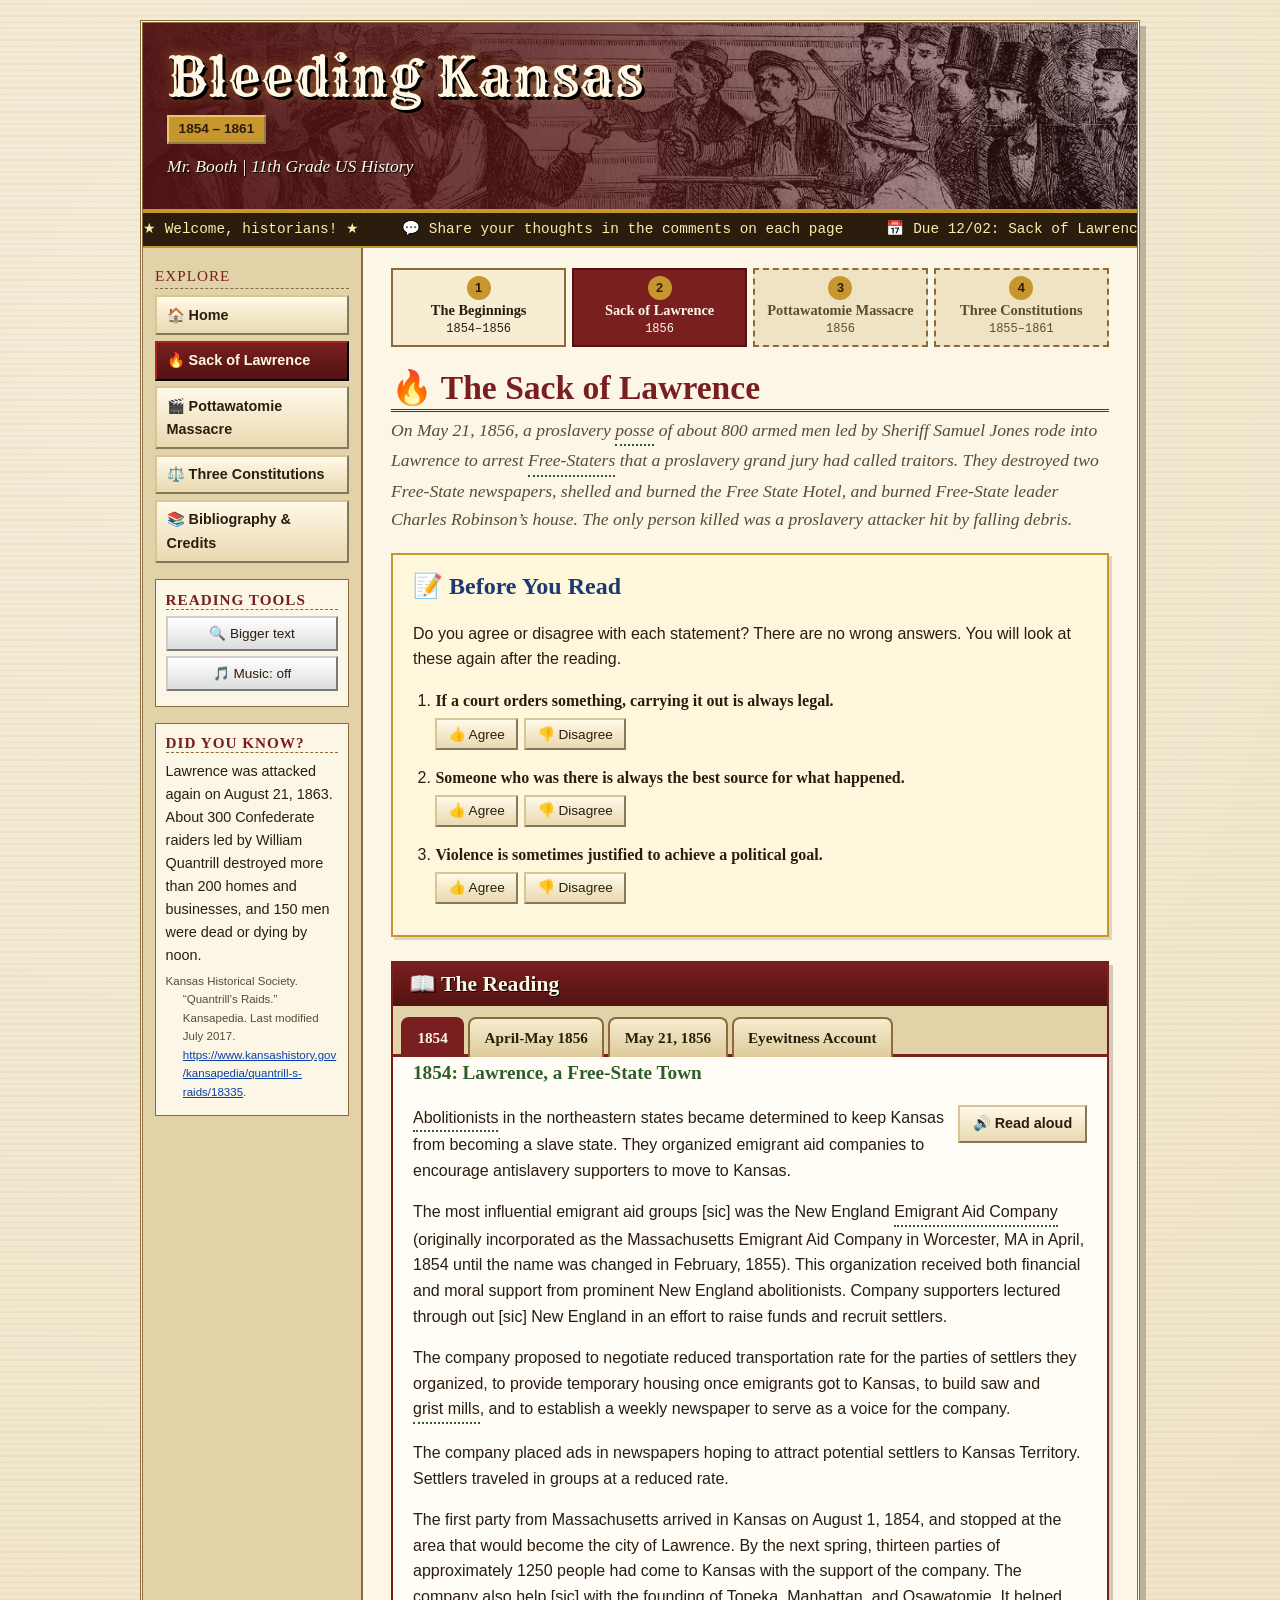
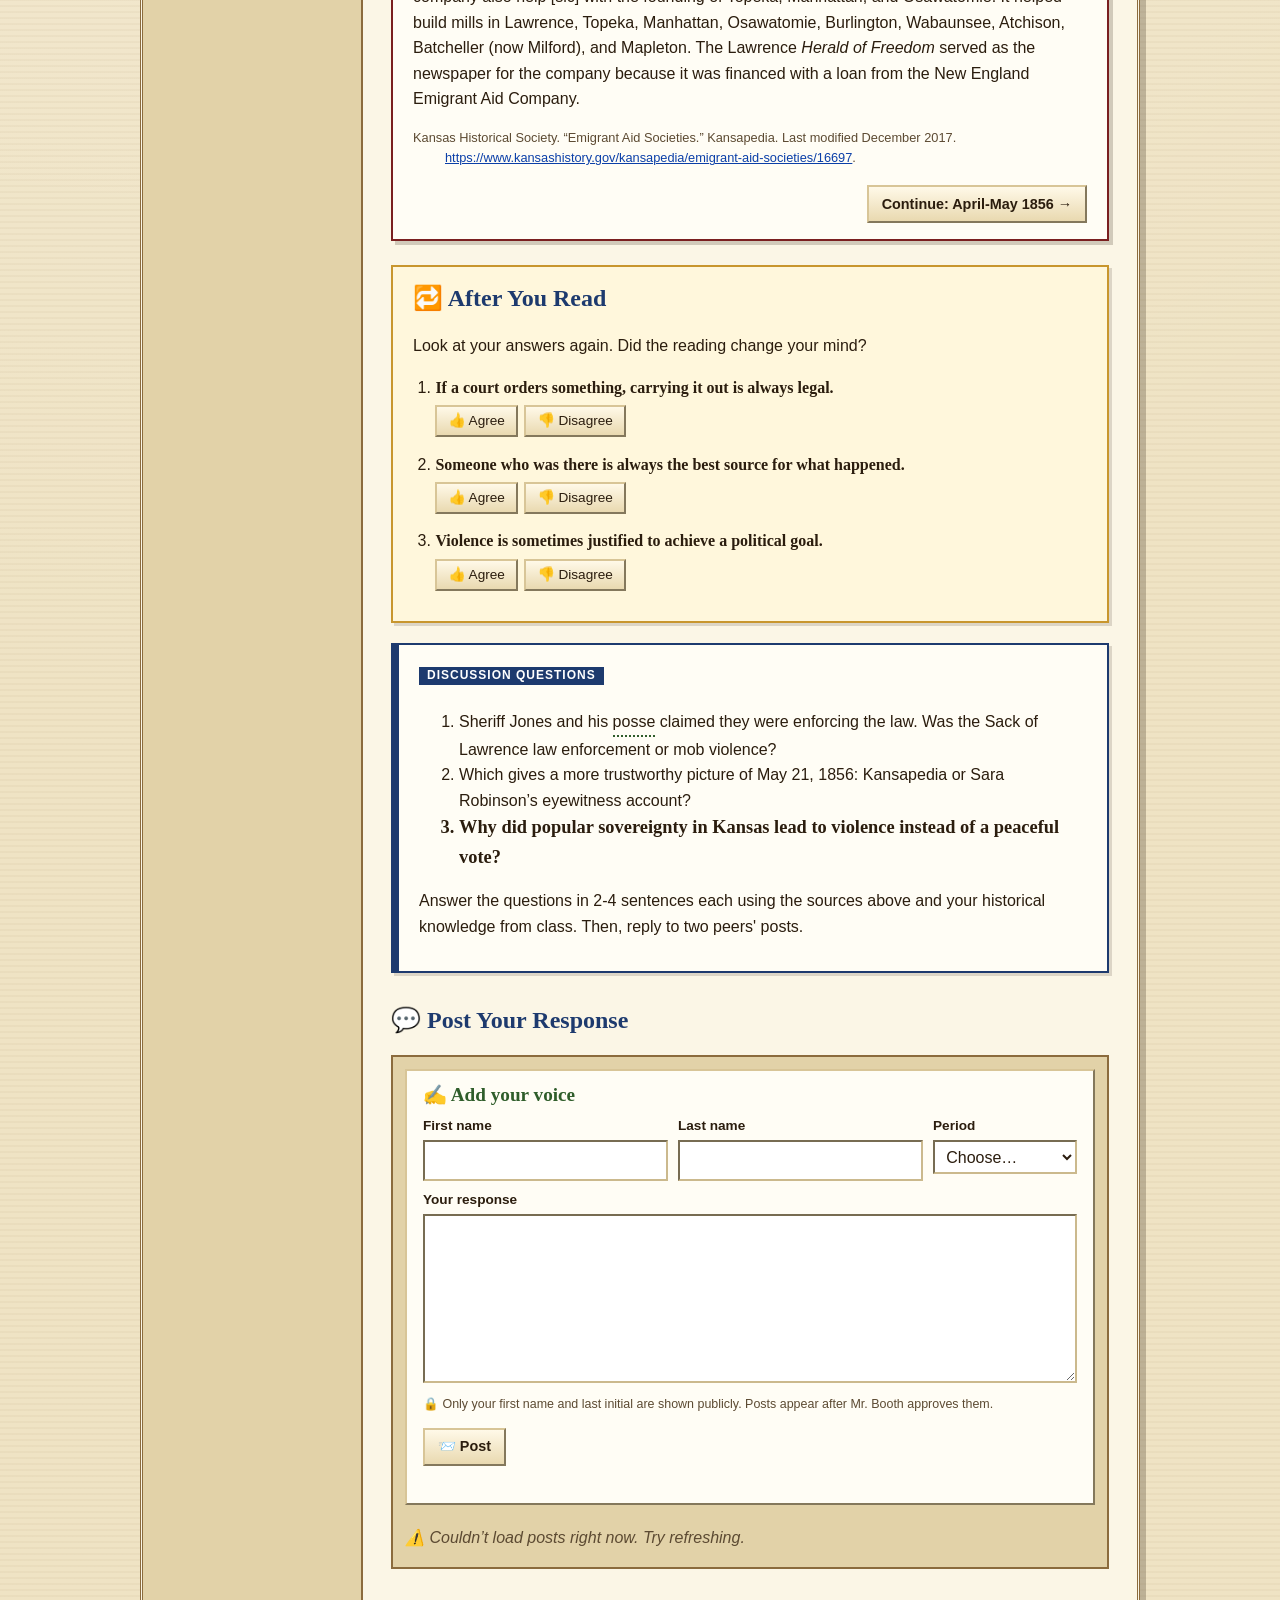
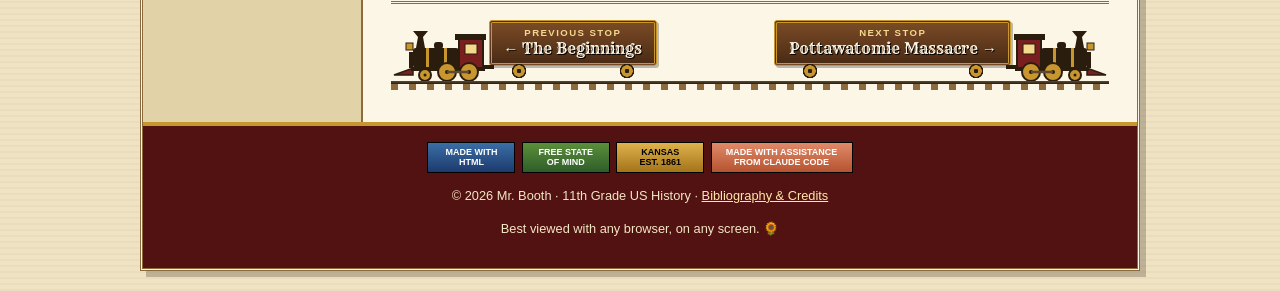
<file: lawrence.html>
<!DOCTYPE html>
<html lang="en">
<head>
  <meta charset="utf-8">
  <meta name="viewport" content="width=device-width, initial-scale=1">
  <meta name="robots" content="noindex, nofollow, noimageindex">
  <title>Sack of Lawrence | Bleeding Kansas</title>
  <meta name="description" content="Reading, self-check, and discussion on the Sack of Lawrence (1856).">
  <link rel="preconnect" href="https://fonts.googleapis.com">
  <link rel="stylesheet" href="https://fonts.googleapis.com/css2?family=Rye&display=swap">
  <link rel="icon" href="images/favicon.svg" type="image/svg+xml">
  <link rel="icon" href="images/favicon-32.png" sizes="32x32" type="image/png">
  <link rel="apple-touch-icon" href="images/apple-touch-icon.png">
  <link rel="stylesheet" href="css/style.css?v=47">
</head>
<body data-page="lawrence">
<a class="skip-link" href="#main">Skip to main content</a>
<div class="wrapper">
  <div id="header-slot"></div>
  <div class="layout">
    <aside class="sidebar" id="sidebar-slot"></aside>

    <main id="main" class="content">
      <h1>🔥 The Sack of Lawrence</h1>
      <p class="subtitle">On May 21, 1856, a proslavery <button type="button" class="vocab" data-def="A group of people called together by a sheriff or marshal to help enforce the law.">posse</button> of about 800 armed men led by Sheriff Samuel Jones rode into Lawrence to arrest <button type="button" class="vocab" data-def="Settlers who wanted Kansas to join the Union as a free state, where slavery was illegal.">Free-Staters</button> that a proslavery grand jury had called traitors. They destroyed two Free-State newspapers, shelled and burned the Free State Hotel, and burned Free-State leader Charles Robinson’s house. The only person killed was a proslavery attacker hit by falling debris.</p>

      <section class="box box-welcome" aria-labelledby="before-h">
        <h2 id="before-h">📝 Before You Read</h2>
        <p>Do you agree or disagree with each statement? There are no wrong answers. You will look at these again after the reading.</p>
        <ol class="ag-list anticipation" data-guide="lawrence">
          <li class="ag-item" data-id="1">
            <span class="ag-text">If a court orders something, carrying it out is always legal.</span>
            <span class="ag-choices" role="group" aria-label="Your answer">
              <button type="button" data-v="agree" aria-pressed="false">👍 Agree</button>
              <button type="button" data-v="disagree" aria-pressed="false">👎 Disagree</button>
            </span>
          </li>
          <li class="ag-item" data-id="2">
            <span class="ag-text">Someone who was there is always the best source for what happened.</span>
            <span class="ag-choices" role="group" aria-label="Your answer">
              <button type="button" data-v="agree" aria-pressed="false">👍 Agree</button>
              <button type="button" data-v="disagree" aria-pressed="false">👎 Disagree</button>
            </span>
          </li>
          <li class="ag-item" data-id="3">
            <span class="ag-text">Violence is sometimes justified to achieve a political goal.</span>
            <span class="ag-choices" role="group" aria-label="Your answer">
              <button type="button" data-v="agree" aria-pressed="false">👍 Agree</button>
              <button type="button" data-v="disagree" aria-pressed="false">👎 Disagree</button>
            </span>
          </li>
        </ol>
      </section>

      <section aria-labelledby="reading-h">
        <h2 id="reading-h">📖 The Reading</h2>
        <div class="entries">
          <article class="box" data-tab="1854">
            <h3>1854: Lawrence, a Free-State Town</h3>
            <button type="button" class="btn read-aloud" data-target="l1854-text">🔊 Read aloud</button>
            <div id="l1854-text">
              <p><button type="button" class="vocab" data-def="People who wanted to end slavery completely.">Abolitionists</button> in the northeastern states became determined to keep Kansas from becoming a slave state. They organized emigrant aid companies to encourage antislavery supporters to move to Kansas.</p>
              <p>The most influential emigrant aid groups [sic] was the New England <button type="button" class="vocab" data-def="A New England organization that helped antislavery settlers move to Kansas so it would become a free state.">Emigrant Aid Company</button> (originally incorporated as the Massachusetts Emigrant Aid Company in Worcester, MA in April, 1854 until the name was changed in February, 1855). This organization received both financial and moral support from prominent New England abolitionists. Company supporters lectured through out [sic] New England in an effort to raise funds and recruit settlers.</p>
              <p>The company proposed to negotiate reduced transportation rate for the parties of settlers they organized, to provide temporary housing once emigrants got to Kansas, to build saw and <button type="button" class="vocab" data-def="Mills that ground grain into flour.">grist mills</button>, and to establish a weekly newspaper to serve as a voice for the company.</p>
              <p>The company placed ads in newspapers hoping to attract potential settlers to Kansas Territory. Settlers traveled in groups at a reduced rate.</p>
              <p>The first party from Massachusetts arrived in Kansas on August 1, 1854, and stopped at the area that would become the city of Lawrence. By the next spring, thirteen parties of approximately 1250 people had come to Kansas with the support of the company. The company also help [sic] with the founding of Topeka, Manhattan, and Osawatomie. It helped build mills in Lawrence, Topeka, Manhattan, Osawatomie, Burlington, Wabaunsee, Atchison, Batcheller (now Milford), and Mapleton. The Lawrence <em>Herald of Freedom</em> served as the newspaper for the company because it was financed with a loan from the New England Emigrant Aid Company.</p>
            </div>
            <p class="source bib">Kansas Historical Society. “Emigrant Aid Societies.” Kansapedia. Last modified December 2017. <a href="https://www.kansashistory.gov/kansapedia/emigrant-aid-societies/16697">https://www.kansashistory.gov/kansapedia/emigrant-aid-societies/16697</a>.</p>
          </article>
          <article class="box" data-tab="April-May 1856">
            <h3>April-May 1856: The Posse Arrives</h3>
            <button type="button" class="btn read-aloud" data-target="lposse-text">🔊 Read aloud</button>
            <div id="lposse-text">
              <p>Tensions in Kansas Territory were high in the spring of 1856. Incidents of violence along the Kansas-Missouri border between antislavery and proslavery <button type="button" class="vocab" data-def="Groups within a larger group who disagree with each other.">factions</button> were on the increase. The proslavery government was headquartered in Lecompton; the free-state government was headquartered in Topeka. Lawrence’s leaders were supportive of the free-state cause. A series of events led to the Sack of Lawrence on May 21, 1856.</p>
              <p>Douglas County Sheriff Samuel Jones, a proslavery supporter, was attempting to arrest an antislavery man on April 23, 1856, when he was shot in the back. Jones survived and was driven out of town by Lawrence <button type="button" class="vocab" data-def="Settlers who wanted Kansas to join the Union as a free state, where slavery was illegal.">freestaters</button>. J. B. Donaldson, a federal marshal determined that freestaters had interfered with the execution of the warrants and were using the Free State Hotel as a fort.</p>
              <p>Proslavery supporters along the Kansas-Missouri border were concerned about a growing number of freestaters and had sent out a call to Southern states for able-bodied men to join their cause. About 400 men from Alabama and Georgia answered the call and on May 2, 1856, the expedition arrived near the border to offer military support. Proslavery troops killed <button type="button" class="vocab" data-def="People who wanted to end slavery completely.">abolitionist</button> John Stewart on May 5, 1856. Then Charles Lenhart, an antislavery supporter, was killed while investigating Stewart’s murder.</p>
              <p>Amidst the brewing violence was the conflict of competing governments. Judge Samuel Dexter Lecompte, a proslavery supporter, ordered the arrest of Topeka’s free-state legislators on the grounds of <button type="button" class="vocab" data-def="The crime of betraying your own country or government, for example by making war against it.">treason</button>. Freestaters like Charles Robinson and former governor Andrew Reeder refused to appear before the grand jury. To prevent the freestaters from fleeing, Jones’ [sic] stationed a large force of men and cannon near <button type="button" class="vocab" data-def="The hill above Lawrence where the University of Kansas stands today.">Mount Oread</button> close to Robinson’s house. He posted troops on roads leading into the city.</p>
            </div>
            <p class="source bib">Kansas Historical Society. “Sack of Lawrence.” Kansapedia. Last modified December 2017. <a href="https://www.kansashistory.gov/kansapedia/sack-of-lawrence/19754">https://www.kansashistory.gov/kansapedia/sack-of-lawrence/19754</a>.</p>
          </article>
          <article class="box" data-tab="May 21, 1856">
            <h3>May 21, 1856: The Destruction</h3>
            <figure class="inline-figure">
              <a href="images/free-state-hotel-ruins-wide.jpg" title="Click to see full size"><img src="images/free-state-hotel-ruins-wide.jpg" width="1241" height="414"
                   alt="Engraving of the ruins of the Free State Hotel in Lawrence: only one corner of the building still stands among piles of rubble, with townspeople and dogs in the street."></a>
              <figcaption class="bib">“Ruin of the Free State Hotel, Lawrence.” In Robinson, Sara T. L. <em>Kansas; Its Interior and Exterior Life</em>. Boston: Crosby, Nichols, 1856. Kansas Collection Books. <a href="https://kancoll.org/books/robinson/r_hotel.htm">https://kancoll.org/books/robinson/r_hotel.htm</a>.</figcaption>
            </figure>
            <button type="button" class="btn read-aloud" data-target="ldestr-text">🔊 Read aloud</button>
            <div id="ldestr-text">
              <p>On May 21, 1856, troops marched into Lawrence with a United States flag and one promoting “<button type="button" class="vocab" data-def="A proslavery slogan. It meant Southerners had the right to bring enslaved people into the territories.">Southern Rights</button>.” They attacked the free-state newspaper <em>Herald of Freedom,</em> which had been highly critical of the proslavery government, destroying the presses and throwing the <button type="button" class="vocab" data-def="The small metal letters a printer arranged by hand to print each page of a newspaper.">type</button> into the Kansas River. They fired on the Free State Hotel with cannon balls, and then gutted the building with gunpowder and flame. They attacked the <em>Kansas Free State</em> newspaper, <button type="button" class="vocab" data-def="Stole goods, especially during a riot or war.">looted</button> and <button type="button" class="vocab" data-def="Damaged property on purpose.">vandalized</button> other businesses, and burned Robinson’s house. The troops claimed they were executing the law. One man died during the violence, a proslavery man was killed with falling debris.</p>
              <p>When John Brown, Jr, heard about the attack he gathered the men of the <button type="button" class="vocab" data-def="A Free-State militia company from the Pottawatomie Creek area led by John Brown Jr.">Pottawatomie Rifles</button>; they arrived too late to help Lawrence. The Pottawatomie Rifles took their revenge several days later during the Pottawatomie Massacre on May 24, 1856.</p>
            </div>
            <p class="source bib">Kansas Historical Society. “Sack of Lawrence.” Kansapedia. Last modified December 2017. <a href="https://www.kansashistory.gov/kansapedia/sack-of-lawrence/19754">https://www.kansashistory.gov/kansapedia/sack-of-lawrence/19754</a>.</p>
          </article>
          <article class="box" data-tab="Eyewitness Account">
            <div class="loaded-language" aria-labelledby="ll-h">
              <h3 id="ll-h">🔍 Loaded Language Hunt</h3>
              <button type="button" class="btn read-aloud" data-target="lrob-text">🔊 Read aloud</button>
              <p>Historians call words that carry strong feelings or judgments <strong>loaded language</strong>. Consider what you’ve read from Kansapedia’s description of the Sack of Lawrence and read Sara Robinson’s account below. Then find Robinson’s loaded words.</p>
              <ol>
                <li>Click or tap every word or phrase in Robinson’s account that shows how she <em>feels</em> about what happened. (Keyboard: press Tab to enter the passage, use the arrow keys to move, and press Space to mark a word.)</li>
                <li>Press <strong>Compare</strong> to see how your picks line up with Mr. Booth’s.</li>
              </ol>
              <p class="eyewitness-label">📜 Sara Robinson, a Lawrence resident whose home was burned, writing in 1856</p>
              <div id="lrob-text" class="ll-passage" role="group" aria-label="Sara Robinson’s account. Mark the loaded words.">
                <p>The <em>Free State</em> office was first destroyed, the press being thrown into the river, while <button type="button" class="vocab" data-def="Newspapers from other towns. Editors traded copies with each other to share news.">exchange papers</button> and books were thrown into the street, and destroyed. The types of the <em>Herald of Freedom</em> office were also put into the Kansas, and the press broken. The red flag of the South Carolinians was first hoisted upon this office, and in about fifteen minutes was removed to the hotel. The building was fired several times, but put out by the <span class="ll-key">bravery</span> of some of the young men in Lawrence, who were not deterred by the threats of the <span class="ll-key">mob</span>. Sheriff Jones placed two companies to carry the types of the offices to the river, and break the presses.</p>
                <p>After the red flag had been hoisted upon the hotel, four cannons were stationed about one hundred and five feet distant from it, and pointing towards it. The first command was given to fire, and the balls went far above the hotel, and over into the ravine beyond the town. When the <button type="button" class="vocab" data-def="Firing cannons over and over.">cannonading</button> commenced, it was thought <button type="button" class="vocab" data-def="Wise and careful.">prudent</button> for women and children to leave the town, and many went across the ravine to some houses west of Lawrence. <em>Thirty-two</em> balls were fired, doing little damage to the hotel, the balls easily going through the concrete. Was the number significant of the admission of Kansas into the sisterhood of states? The walls of the hotel stood firmly, almost uninjured, and the patience of the <button type="button" class="vocab" data-def="A group of people called together by a sheriff or marshal to help enforce the law.">posse</button>, at so slow a progress, was getting weary. Their anticipations had been disappointed; for, on the first fire, the cry had been raised, "Now here she goes!"</p>
                <p>Amid the continued roar of the eighteen, twelve, and six pounder, the yells were terrific. By all who listened, it is <button type="button" class="vocab" data-def="Said firmly that something was true.">averred</button> they never before had heard such <span class="ll-key">unearthly sounds</span>. Some kegs of powder were carried into the cellar; for <span class="ll-key">"law and order"</span> was not blind, and the continued display of <span class="ll-key">plunder</span> gained by others of the <span class="ll-key">mob</span> excited their <span class="ll-key">covetousness</span>, and a more <button type="button" class="vocab" data-def="Quick and without waiting for the usual steps.">summary</button> way of <span class="ll-key">"removing the nuisance"</span> was desired. The result was only a little smoke, and the shivering of a few windows. The order was then given to the military commander, Col. Titus, just arrived from Florida, to fire the building. By setting fires in each of the rooms, the large hotel was destroyed, nearly the entire wall falling in.</p>
                <p>At the commencement of the cannonading, Jones had been asked, "Can you feel no pity for the sufferings you have caused?"</p>
                <p>His reply was, "The laws must be executed." And, turning to two of his posse, he said, "Gentlemen, this is the happiest day of my life, I assure you. I determined to make the fanatics bow before me in the dust, and kiss the territorial laws."</p>
                <p>Then, as another round was fired, with a bitter, <span class="ll-key">scornful sneer</span> he said, "I have done it, by G--d! I have done it!"</p>
                <p>When the walls of the hotel had fallen in, he turned to his posse and said, <span class="ll-key">coolly</span>, "You are dismissed; the writs have been executed."</p>
                <p class="omit" aria-label="text omitted">. . .</p>
                <p>About seven o'clock, the <span class="ll-key">semi-human creatures</span> began to leave the town. The large covered wagons, which stood near our house to receive the <span class="ll-key">spoils</span>, moved off. Houses out of town, which had escaped <span class="ll-key">molestation</span>, were opened for the reception of the <span class="ll-key">destitute and homeless</span>.</p>
                <p>About nine o'clock the flames burst forth from the home on Mt. Oread, and the <span class="ll-key">"legally organized militia"</span> had completed their work. Many thousand dollars' worth of property had been destroyed. People had been <span class="ll-key">robbed of their all</span>. Lawrence was destroyed; and the President bears the <button type="button" class="vocab" data-def="“Signal” here means outstanding or remarkable. Robinson is being sarcastic: President Franklin Pierce gets the “great honor” of destroying Lawrence, meaning she blames him for it.">signal honor</button>. <button type="button" class="vocab" data-def="Sarcasm aimed at President Franklin Pierce. Instead of a winner’s crown of laurel leaves, Robinson says to crown him with asphodel (a flower linked to death in Greek myth) and wormwood (a bitter plant that stands for sorrow), blaming him for the destruction of Lawrence.">Crown his brows with asphodel and wormwood</button>, ye American people, for he has <button type="button" class="vocab" data-def="An old form of “worked” or “caused.” Robinson means the President has brought about bitterness and woe for his own people.">wrought</button> for your fellow-countrymen <span class="ll-key">bitterness and woe</span>!</p>
              </div>
              <p class="source bib">Robinson, Sara T. L. <em>Kansas; Its Interior and Exterior Life</em>. Boston: Crosby, Nichols, 1856. Kansas Collection Books. <a href="https://kancoll.org/books/robinson/r_chap16.htm">https://kancoll.org/books/robinson/r_chap16.htm</a>.</p>
              <div class="ll-controls">
                <button type="button" class="btn ll-check">✔ Compare with Mr. Booth’s picks</button>
                <button type="button" class="btn ll-reset">↺ Start over</button>
              </div>
              <div class="ll-results" hidden>
                <p class="ll-score" role="status"></p>
                <p class="ll-legend"><span class="ll-word hit">found it</span> <span class="ll-word missed">missed</span> <span class="ll-word extra">your extra pick</span></p>
                <div class="box box-prompt">
                  <span class="prompt-label">Think About It</span>
                  <p class="prompt-question">How does Robinson’s word choice shape how a reader feels about the posse?</p>
                  <p>Bring your answer into the discussion below.</p>
                </div>
              </div>
            </div>
          </article>
        </div>
      </section>

      <section class="box ag-revisit" data-guide="lawrence" aria-labelledby="revisit-h">
        <h2 id="revisit-h">🔁 After You Read</h2>
        <p>Look at your answers again. Did the reading change your mind?</p>
        <ol class="ag-list"></ol>
      </section>

      <section class="box box-prompt" aria-labelledby="prompt-h">
        <h2 id="prompt-h" class="prompt-label">Discussion Questions</h2>
        <ol>
          <li>Sheriff Jones and his <button type="button" class="vocab" data-def="A group of people called together by a sheriff or marshal to help enforce the law.">posse</button> claimed they were enforcing the law. Was the Sack of Lawrence law enforcement or mob violence?</li>
          <li>Which gives a more trustworthy picture of May 21, 1856: Kansapedia or Sara Robinson’s eyewitness account?</li>
          <li class="prompt-question">Why did popular sovereignty in Kansas lead to violence instead of a peaceful vote?</li>
        </ol>
        <p>Answer the questions in 2-4 sentences each using the sources above and your historical knowledge from class. Then, reply to two peers' posts.</p>
      </section>

      <section aria-labelledby="board-h">
        <h2 id="board-h">💬 Post Your Response</h2>
        <div class="comment-board" data-board="lawrence"></div>
      </section>
    </main>
  </div>
  <div id="footer-slot"></div>
</div>
<script src="js/site.js?v=42"></script>
</body>
</html>
</file>
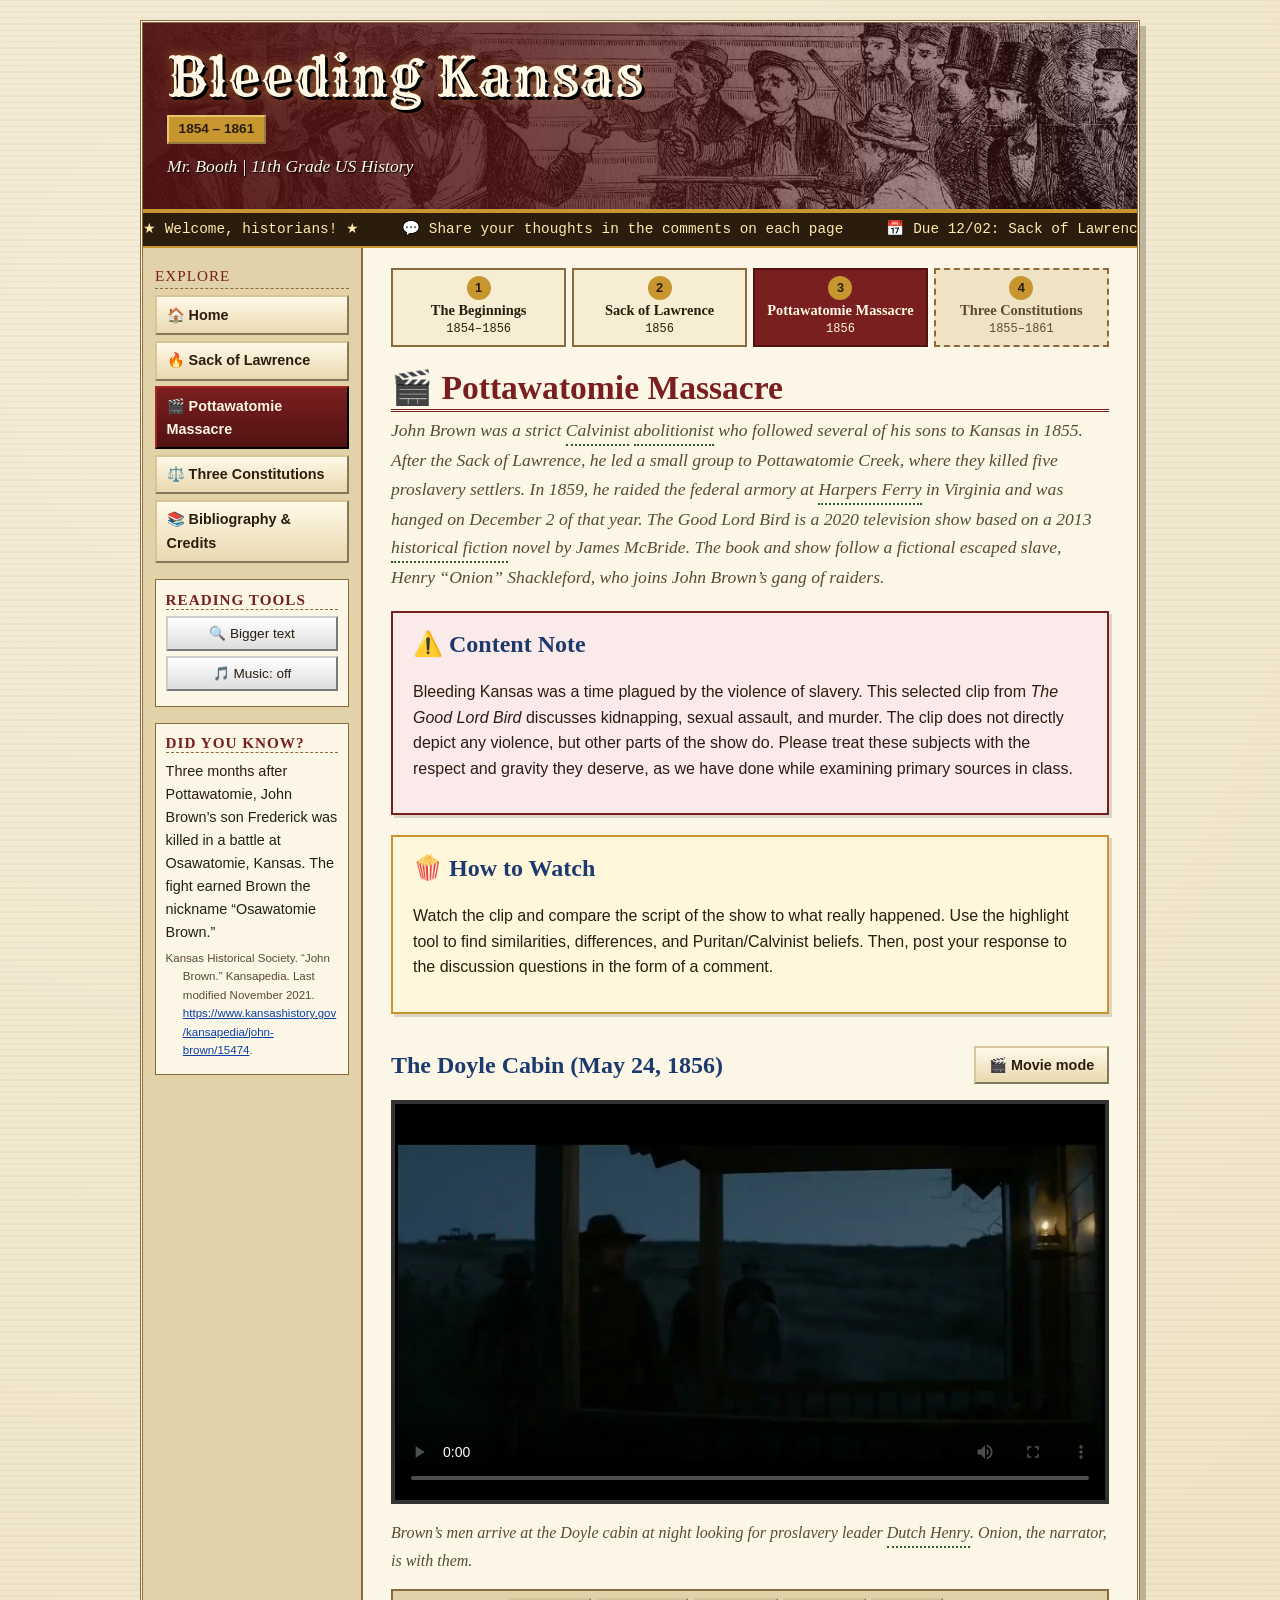
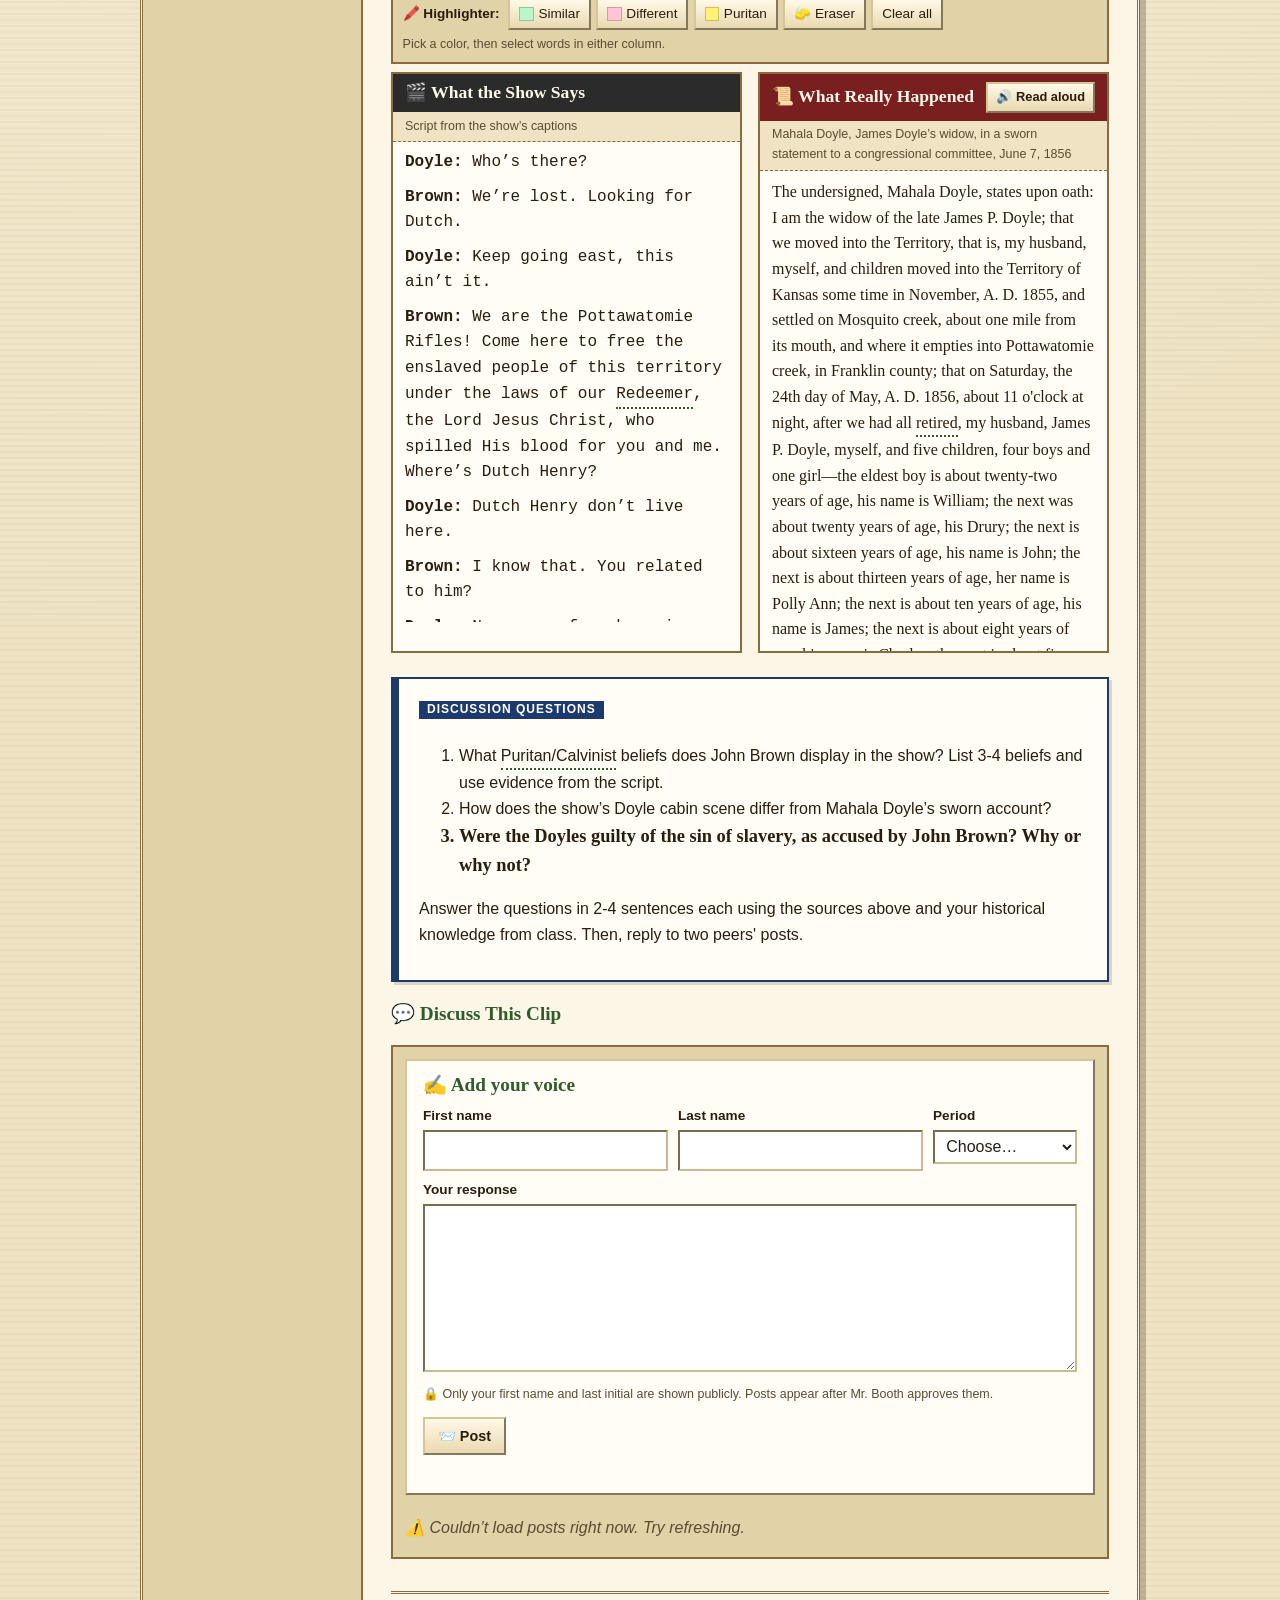
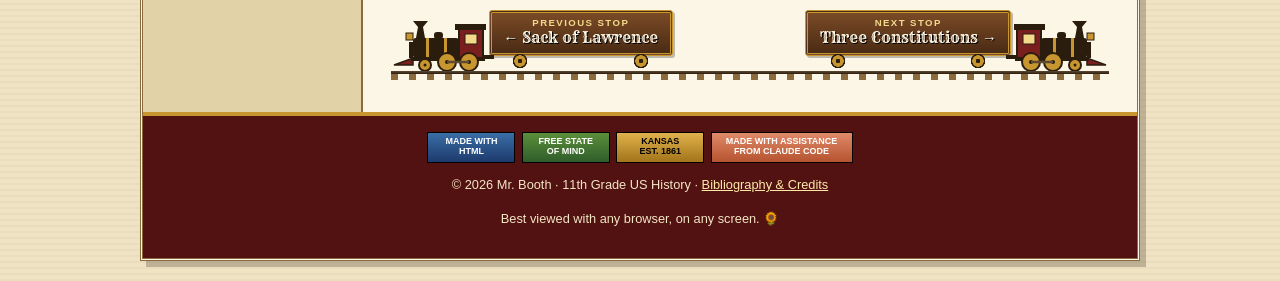
<file: pottawatomie.html>
<!DOCTYPE html>
<html lang="en">
<head>
  <meta charset="utf-8">
  <meta name="viewport" content="width=device-width, initial-scale=1">
  <meta name="robots" content="noindex, nofollow, noimageindex">
  <title>Pottawatomie Massacre | Bleeding Kansas</title>
  <meta name="description" content="The Pottawatomie Massacre: a clip from The Good Lord Bird compared with Mahala Doyle’s sworn account.">
  <link rel="preconnect" href="https://fonts.googleapis.com">
  <link rel="stylesheet" href="https://fonts.googleapis.com/css2?family=Rye&display=swap">
  <link rel="icon" href="images/favicon.svg" type="image/svg+xml">
  <link rel="icon" href="images/favicon-32.png" sizes="32x32" type="image/png">
  <link rel="apple-touch-icon" href="images/apple-touch-icon.png">
  <link rel="stylesheet" href="css/style.css?v=47">
</head>
<body data-page="pottawatomie">
<a class="skip-link" href="#main">Skip to main content</a>
<div class="wrapper">
  <div id="header-slot"></div>
  <div class="layout">
    <aside class="sidebar" id="sidebar-slot"></aside>

    <main id="main" class="content">
      <h1>🎬 Pottawatomie Massacre</h1>
      <p class="subtitle">John Brown was a strict <button type="button" class="vocab" data-def="Strict Protestant traditions that stressed God&#x27;s total power, a person&#x27;s duty to fight sin, and the belief that God has already chosen who will be saved.">Calvinist</button> <button type="button" class="vocab" data-def="A person who wanted to end slavery completely.">abolitionist</button> who followed several of his sons to Kansas in 1855. After the Sack of Lawrence, he led a small group to Pottawatomie Creek, where they killed five proslavery settlers. In 1859, he raided the federal armory at <button type="button" class="vocab" data-def="A town in Virginia (now West Virginia) where John Brown raided the federal armory in 1859.">Harpers Ferry</button> in Virginia and was hanged on December 2 of that year. <em>The Good Lord Bird</em> is a 2020 television show based on a 2013 <button type="button" class="vocab" data-def="A made-up story set in a real time and place in the past.">historical fiction</button> novel by James McBride. The book and show follow a fictional escaped slave, Henry “Onion” Shackleford, who joins John Brown’s gang of raiders.</p>

      <section class="box box-warning" aria-labelledby="note-h">
        <h2 id="note-h">⚠️ Content Note</h2>
        <p>Bleeding Kansas was a time plagued by the violence of slavery. This selected clip from <em>The Good Lord Bird</em> discusses kidnapping, sexual assault, and murder. The clip does not directly depict any violence, but other parts of the show do. Please treat these subjects with the respect and gravity they deserve, as we have done while examining primary sources in class.</p>
      </section>

      <section class="box box-welcome" aria-labelledby="watch-h">
        <h2 id="watch-h">🍿 How to Watch</h2>
        <p>Watch the clip and compare the script of the show to what really happened. Use the highlight tool to find similarities, differences, and Puritan/Calvinist beliefs. Then, post your response to the discussion questions in the form of a comment.</p>
      </section>

      <section id="pottawatomie" aria-labelledby="c1-h">
        <div class="movie-head">
          <h2 id="c1-h">The Doyle Cabin (May 24, 1856)</h2>
          <button type="button" class="btn movie-btn" aria-pressed="false">🎬 Movie mode</button>
        </div>
        <div class="video-frame">
          <video controls preload="metadata" poster="images/pottawatomie.webp" title="The Good Lord Bird clip: Pottawatomie Massacre">
            <source src="videos/pottawatomie.mp4" type="video/mp4">
            Your browser cannot play this video. <a href="videos/pottawatomie.mp4">Download it here.</a>
          </video>
        </div>
        <p class="clip-context">Brown’s men arrive at the Doyle cabin at night looking for proslavery leader <button type="button" class="vocab" data-def="Henry Sherman, a proslavery settler Brown was hunting. His brother William was one of the men killed that night.">Dutch Henry</button>. Onion, the narrator, is with them.</p>
        <div class="compare">
          <div class="compare-col compare-show">
            <h3>🎬 What the Show Says</h3>
            <p class="compare-note">Script from the show’s captions</p>
            <div class="compare-scroll" tabindex="0" role="region" aria-label="Script from the show">
              <p><strong>Doyle:</strong> Who’s there?</p>
              <p><strong>Brown:</strong> We’re lost. Looking for Dutch.</p>
              <p><strong>Doyle:</strong> Keep going east, this ain’t it.</p>
              <p><strong>Brown:</strong> We are the Pottawatomie Rifles! Come here to free the enslaved people of this territory under the laws of our <button type="button" class="vocab" data-def="A name for Jesus Christ, who Christians believe saves people from sin.">Redeemer</button>, the Lord Jesus Christ, who spilled His blood for you and me. Where’s Dutch Henry?</p>
              <p><strong>Doyle:</strong> Dutch Henry don’t live here.</p>
              <p><strong>Brown:</strong> I know that. You related to him?</p>
              <p><strong>Doyle:</strong> No, none of us here is.</p>
              <p><strong>Brown:</strong> Oh, are you for slavery or are you against the infernal institution? Didn’t I see you there at Dutch’s place?</p>
              <p><strong>Doyle:</strong> Dutch’s place is down the road a piece, don’t you remember?</p>
              <p><strong>Brown:</strong> I don’t recollect every step that I take in performing the duties that the Almighty asks of me. But I do recollect you being one of the ruffians that tried to blast me…</p>
              <p><strong>Doyle:</strong> But I ain’t Dutch! Dutch’s place is east of here.</p>
              <p><strong>Brown:</strong> And a <button type="button" class="vocab" data-def="Someone who does not believe in God. Brown uses it as an insult.">heathen</button>’s haven it is. I’m gonna ask you one more time. Are you for slavery or against it?</p>
              <p><strong>Doyle:</strong> You’re not gonna find one slave in this place. Nare a one.</p>
              <p><strong>Brown:</strong> That’s too bad. It’s a big homestead. Must take a lot of work. Where you from?</p>
              <p><strong>Doyle:</strong> Fort Smith, Arkansas.</p>
              <p><strong>Brown:</strong> It’s a long way from here. They pay you to settle here? Vote the way they say?</p>
              <p><strong>Doyle:</strong> Hardly enough, but it’s all right. A good amount of land, I vote twice a year.</p>
              <p><strong>Brown:</strong> For slavery?</p>
              <p><strong>Doyle:</strong> Well, it’s however they cast it. Captain, you got to understand my situation.</p>
              <p><strong>Brown:</strong> I have come to deliver His Holy Redeemer’s justice, free His people and exact His revenge for the murder, rape and kidnapping of the Negro by slavers, those like yourself, all those involved! There are no exceptions!</p>
              <p><strong>Doyle:</strong> I’m just a farmer trying to make a dollar change pockets. [to Onion] Hey, I know you.</p>
              <p><strong>Brown:</strong> I’m talking now. I will ask you for a final time. Are you for or against slavery?!</p>
              <p><strong>Doyle:</strong> I’ll say anything you want to hear!</p>
              <p><strong>Brown:</strong> Make up your mind.</p>
              <p><strong>Doyle:</strong> I can’t think straight with that <button type="button" class="vocab" data-def="Slang for a long knife.">pig-sticker</button> under my chin.</p>
              <p><strong>Brown:</strong> Owen!</p>
              <p><strong>Mrs. Doyle:</strong> I told you, Doyle! This is what you get for running around with them d—n Red Shirts.</p>
              <p><strong>Doyle’s son:</strong> Hush, Mother!</p>
              <p><strong>Mrs. Doyle:</strong> He’s a good boy!</p>
              <p><strong>Brown:</strong> “Take thine ax and split your own hand with it.” <button type="button" class="vocab" data-def="A book of the Bible.">Ecclesiastes</button> 12 or… thereabouts.</p>
              <p><strong>Mrs. Doyle:</strong> What’s that mean?!</p>
              <p><strong>Doyle:</strong> No! Please! Please, no!</p>
              <p><strong>Brown:</strong> It means he’s coming with me.</p>
              <p><strong>Mrs. Doyle:</strong> No, please.</p>
              <p><strong>Brown:</strong> John Jr., this one’s yours.</p>
              <p><strong>Doyle’s son:</strong> Don’t, don’t touch me.</p>
              <p><strong>Brown:</strong> Time to do your part, boys.</p>
              <p><strong>Mrs. Doyle:</strong> No, please, not him!</p>
              <p><strong>Doyle’s son:</strong> Mama! No, don’t take me! Get your hand off of me!</p>
              <p><strong>Mrs. Doyle:</strong> Don’t take him!</p>
              <p><strong>Doyle:</strong> It’s just talk! I didn’t mean nothing by it! You know me! Tell him I’m okay! Tell him I’m okay. I never done you nor your daddy no wrong! Captain, I’m just a man with a family trying to make a living slinging wheat and growing butter beans.</p>
              <p><strong>Brown:</strong> Is that what you said to Lew Shavers and those two Yankee women you <button type="button" class="vocab" data-def="Attacked violently. Here it means sexually assaulted.">ravaged</button> in Lawrence?</p>
              <p><strong>Doyle:</strong> Wait, that wasn’t me! Just those I knowed!</p>
              <p><strong>Brown:</strong> You were there.</p>
              <p><strong>Doyle:</strong> Well, I was in Lawrence, but it weren’t me done them awful things. It was them others!</p>
              <p><strong>Brown:</strong> Get down on your knees.</p>
              <p><strong>Doyle:</strong> No, no, no…</p>
              <p><strong>Brown’s son:</strong> This isn’t Dutch Henry.</p>
              <p><strong>Brown:</strong> He admits to <button type="button" class="vocab" data-def="Spending time or working with someone, usually someone bad.">consorting</button> with slavers.</p>
              <p><strong>Brown’s son:</strong> We don’t know he’s guilty of anything.</p>
              <p><strong>Brown:</strong> If someone came into our home and stole one of your sisters, two of your brothers, your mother, your grandmother, chained them, raped them, forced them to work with no pay, only enough food to keep them alive, and I met that thief, I would stab him through his eye socket the second I saw him. I would kill his friends and anyone who laughed at his jokes. And it wouldn’t be murder, it would be justice.</p>
              <p><strong>Doyle:</strong> God, please! No!</p>
              <p><strong>Brown:</strong> Is the Negro our brother? Is Little Onion our sister? If this man walked into our home and stole your sister Anne, would you kill?</p>
              <p><strong>Brown’s sons:</strong> Yes, sir.</p>
              <p><strong>Brown:</strong> In the eyes of our Maker, is Onion here your sister?</p>
              <p><strong>Brown’s sons:</strong> Yes, sir.</p>
              <p><strong>Brown:</strong> Do we aim to start a war?</p>
              <p><strong>Brown’s sons:</strong> Yes, sir.</p>
              <p><strong>Brown:</strong> So I don’t care if this heathen’s name is Dutch or Jim or Satan himself. We are at war with slavery! And just as Christ once armed Peter, so the Lord, our God has put these swords in our arms. <button type="button" class="vocab" data-def="A phrase from the Bible that means “get ready for action.”">Gird your loins</button>, Onion. This is for you and your people.</p>
              <p><strong>Doyle:</strong> No, please don’t.</p>
              <p><strong>Brown:</strong> Wake up, sleeper! Arise from the dead and Christ’s light will shine on you!</p>
            </div>
          </div>
          <div class="compare-col compare-real">
            <div class="compare-head">
              <h3>📜 What Really Happened</h3>
              <button type="button" class="btn read-aloud" data-target="real-1">🔊 Read aloud</button>
            </div>
            <p class="compare-note">Mahala Doyle, James Doyle’s widow, in a sworn statement to a congressional committee, June 7, 1856</p>
            <div class="compare-scroll" id="real-1" tabindex="0" role="region" aria-label="Primary source account">
              <p>The undersigned, Mahala Doyle, states upon oath: I am the widow of the late James P. Doyle; that we moved into the Territory, that is, my husband, myself, and children moved into the Territory of Kansas some time in November, A. D. 1855, and settled on Mosquito creek, about one mile from its mouth, and where it empties into Pottawatomie creek, in Franklin county; that on Saturday, the 24th day of May, A. D. 1856, about 11 o'clock at night, after we had all <button type="button" class="vocab" data-def="Gone to bed.">retired</button>, my husband, James P. Doyle, myself, and five children, four boys and one girl—the eldest boy is about twenty-two years of age, his name is William; the next was about twenty years of age, his Drury; the next is about sixteen years of age, his name is John; the next is about thirteen years of age, her name is Polly Ann; the next is about ten years of age, his name is James; the next is about eight years of age, his name is Charles; the next is about five years of age, his name is Henry—we were all in bed, when we heard some persons come into the yard and rap at the door and call for Mr. Doyle, my husband.</p>
              <p>This was about 11 o'clock on Saturday night of the 24th of May last. My husband got up and went to the door. Those outside inquired for Mr. Wilkson [sic], and where he lived. My husband told them that he would tell them. Mr. Doyle, my husband, opened the door, and several came into the house, and said that they were from the army. My husband was a pro-slavery man. They told my husband that he and the boys must surrender, they were their prisoners. These men were armed with pistols and large knives.</p>
              <p>They first took my husband out of the house, then they took two of my sons—the two oldest ones, William and Drury—out, and then took my husband and these two boys, William and Drury, away. My son John was spared, because I asked them in tears to spare him.</p>
              <p>In a short time afterwards I heard the <button type="button" class="vocab" data-def="The loud bang of a gun being fired.">report</button> of pistols. I heard two reports, after which I heard moaning, as if a person was dying; then I heard a wild whoop. They had asked before they went away for our horses. We told them that the horses were out on the prairie. My husband and two boys; my sons, did not come back any more.</p>
              <p>I went out next morning in search of them, and found my husband and William, my son, lying dead in the road near together, about two hundred yards from the house. My other son I did not see any more until the day he was buried. I was so much overcome that I went to the house. They were buried the next day. On the day of the burying I saw the dead body of Drury.</p>
              <p>Fear of myself and. the remaining children induced me to leave the home where we had been living. We had improved our <button type="button" class="vocab" data-def="A piece of land a settler had marked as theirs to farm.">claim</button> a little. I left all and went to the State of Missouri,</p>
              <p class="signature">MAHALA DOYLE.<br>her mark X</p>
            </div>
          </div>
        </div>
        <div class="box box-prompt">
          <h3 class="prompt-label">Discussion Questions</h3>
          <ol>
            <li>What <button type="button" class="vocab" data-def="Strict Protestant traditions that stressed God's total power, a person's duty to fight sin, and the belief that God has already chosen who will be saved.">Puritan/Calvinist</button> beliefs does John Brown display in the show? List 3-4 beliefs and use evidence from the script.</li>
            <li>How does the show’s Doyle cabin scene differ from Mahala Doyle’s sworn account?</li>
            <li class="prompt-question">Were the Doyles guilty of the sin of slavery, as accused by John Brown? Why or why not?</li>
          </ol>
          <p>Answer the questions in 2-4 sentences each using the sources above and your historical knowledge from class. Then, reply to two peers' posts.</p>
        </div>
        <h3>💬 Discuss This Clip</h3>
        <div class="comment-board" data-board="pottawatomie"></div>
      </section>

    </main>
  </div>
  <div id="footer-slot"></div>
</div>
<script src="js/site.js?v=42"></script>
</body>
</html>
</file>
<file: css/style.css>
:root {
  --parchment: #efe3c4;
  --parchment-dark: #e2d2a8;
  --paper: #fbf6e6;
  --ink: #2b1d0e;
  --muted: #5c4a32;
  --border: #8b6b3d;
  --maroon: #7a1f1f;
  --maroon-dark: #521212;
  --navy: #1d3a6e;
  --forest: #2f5d2a;
  --gold: #c8962e;
  --link: #0b3fa8;
  --link-visited: #6a1b8a;
  --free: #1d5fa8;        --proslavery: #a82a1d;   --base-size: 16px;
}

* { box-sizing: border-box; }

html { font-size: var(--base-size); }

body {
  margin: 0;
  color: var(--ink);
  font-family: Verdana, Geneva, Tahoma, sans-serif;
  line-height: 1.6;
  background-color: var(--parchment);
    background-image:
    repeating-linear-gradient(0deg, rgba(139,107,61,.05) 0 2px, transparent 2px 6px),
    radial-gradient(circle at 20% 10%, rgba(255,255,255,.35), transparent 60%);
}

a { color: var(--link); }
a:visited { color: var(--link-visited); }
a:hover { color: var(--maroon); }

:focus-visible { outline: 3px solid var(--gold); outline-offset: 2px; }

img { max-width: 100%; height: auto; }

.skip-link {
  position: absolute; left: -9999px; top: 0;
  background: var(--ink); color: #fff; padding: .5rem 1rem; z-index: 100;
}
.skip-link:focus { left: 1rem; }

.wrapper {
  max-width: 1000px;
  margin: 1.25rem auto;
  background: var(--paper);
  border: 3px double var(--border);
  box-shadow: 6px 6px 0 rgba(43,29,14,.25);
}

.site-header {
  position: relative;
  min-height: 190px;
  color: #fff8e6;
  background:
    linear-gradient(90deg, rgba(82,18,18,.95) 0%, rgba(82,18,18,.75) 45%, rgba(82,18,18,.25) 100%),
    url("../images/peace-convention-fort-scott-1858.jpg") center 70% / cover no-repeat;
  border-bottom: 4px solid var(--gold);
  padding: 1.5rem 1.5rem 1rem;
}
.site-title {
  font-family: "Rye", Georgia, serif;
  font-size: clamp(2rem, 6vw, 3.4rem);
  line-height: 1.1;
  margin: 0;
  letter-spacing: 1px;
  text-shadow: 3px 3px 0 #000, 0 0 12px rgba(200,150,46,.6);
}
.site-title a, .site-title a:visited { color: inherit; text-decoration: none; }
.site-tagline {
  font-family: Georgia, serif;
  font-style: italic;
  font-size: 1.1rem;
  margin: .5rem 0 0;
  text-shadow: 1px 1px 0 #000;
}
.site-years {
  display: inline-block;
  margin-top: .5rem;
  background: var(--gold);
  color: var(--ink);
  font-weight: bold;
  padding: .1rem .6rem;
  border: 2px outset #e8c46a;
  font-size: .85rem;
}

.ticker {
  background: var(--ink);
  color: #ffe9a8;
  font-family: "Courier New", monospace;
  font-size: .9rem;
  overflow: hidden;
  white-space: nowrap;
  border-bottom: 2px solid var(--gold);
}
.ticker-track {
  display: inline-flex;
  white-space: nowrap;
  animation: ticker 28s linear infinite;
}
.ticker-inner { display: inline-block; padding: .3rem 3rem .3rem 0; }
.ticker:hover .ticker-track,
.ticker:focus-within .ticker-track { animation-play-state: paused; }
@keyframes ticker { to { transform: translateX(-50%); } }

.layout {
  display: grid;
  grid-template-columns: 220px 1fr;
}
.sidebar {
  background: var(--parchment-dark);
  border-right: 2px solid var(--border);
  padding: 1rem .75rem;
  font-size: .9rem;
}
.content {
  padding: 1.25rem 1.75rem 2rem;
  min-width: 0;
}

@media (min-width: 761px) {
  .sidebar-inner {
    position: sticky; top: .75rem;
    max-height: calc(100vh - 1.5rem);
    overflow-y: auto;
    scrollbar-width: thin;
  }
}

.nav-title, .side-box h2 {
  font-family: Georgia, serif;
  font-size: .95rem;
  text-transform: uppercase;
  letter-spacing: 1px;
  color: var(--maroon);
  margin: 0 0 .4rem;
  border-bottom: 1px dashed var(--border);
}
.main-nav ul { list-style: none; margin: 0 0 1rem; padding: 0; }
.main-nav li { margin-bottom: .35rem; }
.main-nav a, .main-nav a:visited {
  display: block;
  padding: .4rem .6rem;
  color: var(--ink);
  text-decoration: none;
  font-weight: bold;
  background: linear-gradient(#fff9e8, #e9d9b0);
  border: 2px outset #d8c597;
}
.main-nav a:hover { background: linear-gradient(#fffdf4, #f3e3b8); color: var(--maroon); }
.main-nav a:active { border-style: inset; }
.main-nav a[aria-current="page"] {
  background: linear-gradient(var(--maroon), var(--maroon-dark));
  color: #fff8e6;
  border-color: var(--maroon-dark);
}

.side-box {
  background: var(--paper);
  border: 1px solid var(--border);
  padding: .6rem;
  margin-bottom: 1rem;
}
.side-box p { margin: .3rem 0; }
.tool-btn {
  display: block; width: 100%;
  margin: .3rem 0;
  font: inherit; font-size: .85rem;
  padding: .3rem;
  cursor: pointer;
  background: linear-gradient(#ffffff, #ddd);
  border: 2px outset #ccc;
  color: var(--ink);
}
.tool-btn:active, .tool-btn[aria-pressed="true"] { border-style: inset; background: #e8dcc0; }
.volume { display: flex; align-items: center; gap: .4rem; margin: .1rem 0 .3rem; font-size: .9rem; }
.volume[hidden] { display: none; }
.volume input { flex: 1; min-width: 0; accent-color: var(--maroon); cursor: pointer; }

.dyk-source { font-size: .72rem; color: var(--muted); padding-left: 1.5em; text-indent: -1.5em; overflow-wrap: anywhere; }

h1, h2, h3, h4 { font-family: Georgia, "Times New Roman", serif; line-height: 1.25; }
.content h1 {
  color: var(--maroon);
  font-size: 2.1rem;
  margin: 0 0 .25rem;
  border-bottom: 3px double var(--maroon);
}
.content h2 { color: var(--navy); font-size: 1.5rem; margin-top: 2rem; }
.content h3 { color: var(--forest); font-size: 1.2rem; }
.subtitle { font-family: Georgia, serif; font-style: italic; color: var(--muted); margin-top: 0; font-size: 1.1rem; }

.source {
  font-size: .8rem;
  color: var(--muted);
  border-left: 3px solid var(--gold);
  padding-left: .6rem;
}

.bib { padding-left: 2.5em; text-indent: -2.5em; overflow-wrap: anywhere; }
.source.bib { border-left: 0; padding-left: 2.5em; }
.bibliography p { margin: 0 0 1.1em; padding-left: 2.5em; text-indent: -2.5em; overflow-wrap: anywhere; }

blockquote.eyewitness {
  margin: 1.25rem 0 .5rem;
  padding: .75rem 1rem;
  background: #f6eedb;
  border-left: 5px solid var(--maroon);
  font-family: Georgia, serif;
}
.eyewitness-label { font-family: Verdana, sans-serif; font-size: .8rem; font-weight: bold; color: var(--maroon); margin-top: 0; }
p.omit { text-align: center; letter-spacing: .3em; color: var(--muted); margin: .25rem 0; }

.box {
  background: #fffdf5;
  border: 2px solid var(--border);
  padding: 1rem 1.25rem;
  margin: 1.25rem 0;
  box-shadow: 3px 3px 0 rgba(43,29,14,.15);
}
.box > h2:first-child, .box > h3:first-child { margin-top: 0; }
.box-welcome { border-color: var(--gold); background: #fff7dc; }
.box-prompt  { border-color: var(--navy); border-left-width: 8px; }
.box-model   { border-color: var(--forest); border-style: dashed; }
.box-warning { border-color: var(--maroon); background: #fbeaea; }
.box-intro   { border-color: var(--navy); }
.content .box-intro h1 { margin-top: 0; font-size: 1.5rem; color: var(--navy); border-bottom: 0; }

.prompt-label {
  display: inline-block;
  background: var(--navy); color: #fff;
  font-size: .75rem; font-weight: bold;
  text-transform: uppercase; letter-spacing: 1px;
  padding: .1rem .5rem; margin-bottom: .5rem;
}
.prompt-question { font-family: Georgia, serif; font-size: 1.15rem; font-weight: bold; color: var(--ink); }

.placeholder {
  display: flex; align-items: center; justify-content: center;
  text-align: center;
  min-height: 180px;
  background: repeating-linear-gradient(45deg, #eee3c6 0 12px, #e6d8b4 12px 24px);
  border: 2px dashed var(--border);
  color: var(--muted);
  font-family: "Courier New", monospace;
  font-size: .9rem;
  padding: 1rem;
  margin: 1rem 0;
}

figure { margin: 1.25rem 0; }

.inline-figure { max-width: 620px; margin: .5rem auto 1.25rem; }
.inline-figure img { width: 100%; }

.map-annotated { position: relative; }
.map-annotated img { display: block; width: 100%; }
.map-pin {
  position: absolute; width: 2.2rem; height: 2.2rem;
  transform: translate(-50%, -50%);
  border: 3px solid currentColor; border-radius: 50%;
  box-shadow: 0 0 0 2px #fff, 0 0 6px rgba(0,0,0,.4);
  pointer-events: none;
}
.pin-label {
  position: absolute; bottom: calc(100% + 4px); left: 50%; transform: translateX(-50%);
  background: currentColor; padding: .1rem .45rem; border-radius: 3px;
  font: bold .8rem/1.3 Verdana, sans-serif; white-space: nowrap;
  box-shadow: 0 1px 3px rgba(0,0,0,.4);
}
.pin-label { color: inherit; }
.pin-topeka { color: var(--free); }
.pin-lecompton { color: var(--proslavery); }
.pin-wyandotte { color: var(--forest); }
.pin-lawrence { color: #6a1b9a; }
.pin-lawrence .pin-label { bottom: auto; top: calc(100% + 4px); }
.pin-wyandotte .pin-label { left: auto; right: -.4rem; transform: none; }
.map-pin .pin-label::first-line { color: #fff; }
@media (max-width: 760px) { .map-pin { width: 1.4rem; height: 1.4rem; border-width: 2px; } .pin-label { font-size: .65rem; } }

.media-row { display: grid; grid-template-columns: 1fr 48%; gap: 1.25rem; align-items: start; }
.media-row .media-figure { margin: 0; }
.media-row .read-aloud { float: none; margin: 0 0 .5rem; }
@media (max-width: 760px) { .media-row { grid-template-columns: 1fr; } }
figure img { border: 4px solid #fff; outline: 1px solid var(--border); box-shadow: 3px 3px 0 rgba(0,0,0,.2); display: block; }
figcaption { font-size: .85rem; color: var(--muted); font-style: italic; margin-top: .4rem; }

.video-frame {
  position: relative; aspect-ratio: 16 / 9;
  background: #000; border: 4px solid #333; margin: 1rem 0;
}
.video-frame iframe, .video-frame video { position: absolute; inset: 0; width: 100%; height: 100%; border: 0; }
.movie-head { display: flex; justify-content: space-between; align-items: center; gap: .75rem; flex-wrap: wrap; margin-top: 2rem; }
.content .movie-head h2 { margin: 0; }
.movie-btn { position: relative; }
.movie-dim { position: fixed; inset: 0; z-index: 1000; background: rgba(0, 0, 0, .88); opacity: 0; pointer-events: none; transition: opacity .4s; }
body.movie-mode .movie-dim { opacity: 1; pointer-events: auto; }
.video-frame { transition: transform .4s; }
body.movie-mode .video-frame { z-index: 1001; transform: scale(var(--movie-scale, 1.6)); box-shadow: 0 0 40px rgba(0, 0, 0, .9); }
body.movie-mode .movie-btn { position: fixed; z-index: 1002; }
body.movie-mode .movie-btn { background: #fff8e6; }

details {
  background: #fffdf5;
  border: 1px solid var(--border);
  margin: .75rem 0;
}
summary {
  cursor: pointer;
  padding: .5rem .75rem;
  font-weight: bold;
  background: linear-gradient(#fff9e8, #efe0b8);
}
details[open] summary { border-bottom: 1px solid var(--border); }
details > div { padding: .75rem 1rem; }

.vocab {
  font: inherit; color: inherit;
  background: none; border: 0; padding: 0; margin: 0;
  border-bottom: 2px dotted var(--forest);
  cursor: help;
}
.vocab:hover, .vocab[aria-expanded="true"] { background: #e6f0dc; color: var(--forest); }
.vocab-tip {
  position: fixed; z-index: 60;
  max-width: min(300px, calc(100vw - 16px));
  background: #fffbe0; color: var(--ink);
  border: 2px solid var(--forest);
  box-shadow: 3px 3px 0 rgba(0,0,0,.2);
  padding: .45rem .65rem;
  font: .88rem/1.45 Verdana, Geneva, sans-serif;
  font-style: normal; font-weight: normal; letter-spacing: normal; text-align: left;
  pointer-events: none;
}

.card-grid { display: grid; grid-template-columns: repeat(auto-fill, minmax(200px, 1fr)); gap: 1rem; margin: 1rem 0; }
.card, .card:visited {
  display: block;
  text-decoration: none; color: var(--ink);
  background: #fffdf5;
  border: 2px outset #d8c597;
  padding: .9rem;
  text-align: center;
}
.card:hover { background: #fff3cc; color: var(--ink); transform: rotate(-1deg); }
.card .emoji { font-size: 2.2rem; display: block; }
.card strong { display: block; font-family: Georgia, serif; color: var(--maroon); font-size: 1.1rem; }
.card span.desc { font-size: .85rem; color: var(--muted); }

.steps { counter-reset: step; list-style: none; padding: 0; }
.steps li { counter-increment: step; position: relative; padding-left: 2.6rem; margin-bottom: .8rem; }
.steps li::before {
  content: counter(step);
  position: absolute; left: 0; top: 0;
  width: 1.9rem; height: 1.9rem; border-radius: 50%;
  background: var(--maroon); color: #fff; font-weight: bold;
  display: flex; align-items: center; justify-content: center;
}

.btn, .btn:visited {
  display: inline-block; text-decoration: none;
  font: inherit; font-size: .9rem; font-weight: bold;
  padding: .35rem .8rem; cursor: pointer;
  background: linear-gradient(#fff9e8, #e9d9b0);
  border: 2px outset #d8c597; color: var(--ink);
}
.btn:hover { color: var(--maroon); }

.journey ol {
  list-style: none; margin: 0 0 1.25rem; padding: 0;
  display: grid; grid-template-columns: repeat(4, 1fr); gap: .35rem;
  font-size: .8rem;
}
.journey a, .journey a:visited {
  display: flex; flex-direction: column; align-items: center; text-align: center;
  height: 100%; padding: .4rem .3rem;
  text-decoration: none; color: var(--muted);
  background: var(--parchment); border: 2px dashed var(--border);
}
.journey .done a { border-style: solid; color: var(--ink); background: #f6edd2; }
.journey .here a { border: 2px solid var(--maroon-dark); background: var(--maroon); color: #fff8e6; }
.journey a:hover { color: var(--maroon); background: #fff3cc; }
.journey .here a:hover { color: #fff; background: var(--maroon-dark); }
.j-num {
  width: 1.5rem; height: 1.5rem; border-radius: 50%;
  display: flex; align-items: center; justify-content: center;
  background: var(--gold); color: var(--ink); font-weight: bold; margin-bottom: .15rem;
}
.j-label { font-weight: bold; font-family: Georgia, serif; font-size: .9rem; line-height: 1.2; }
.j-dates { font-family: "Courier New", monospace; font-size: .75rem; }
.journey-next {
  position: relative;
  display: flex; justify-content: space-between; align-items: flex-end; gap: 1rem;
  margin-top: 2rem; padding: 1rem 0 9px; border-top: 3px double var(--border);
}
.journey-next::after {
  content: ""; position: absolute; left: 0; right: 0; bottom: 0; height: 9px;
  background:
    linear-gradient(#5c4a32, #2b1d0e) top / 100% 3px no-repeat,
    repeating-linear-gradient(90deg, #8b6b3d 0 7px, transparent 7px 18px) bottom / 100% 6px no-repeat;
}
.train-link {
  display: inline-flex; align-items: flex-end; min-width: 0;
  text-decoration: none; transition: transform .6s ease-in-out;
}
.train-link:hover, .train-link:focus-visible { transform: translateX(8px); }
.train-back:hover, .train-back:focus-visible { transform: translateX(-8px); }
.train-link:focus-visible { outline: 3px solid var(--gold); outline-offset: 4px; }
.train-back .train-engine svg { transform: scaleX(-1); }
.train-back .train-car { margin: 0 0 15px 2px; }
.train-back .train-car::after { right: auto; left: -8px; }
.train-back .smoke { left: 20px; }
.train-back .smoke i { animation-name: puff-back !important; }
@keyframes puff-back {
  0% { opacity: .8; transform: translate(0, 0) scale(.6); }
  100% { opacity: 0; transform: translate(-14px, -22px) scale(1.8); }
}
.train-car {
  position: relative; display: flex; flex-direction: column; align-items: center;
  margin: 0 2px 15px 0; padding: .25rem .7rem .35rem; min-width: 0; text-align: center;
  background: linear-gradient(#7a4a26, #4a2b14);
  border: 3px double var(--gold); border-radius: 3px;
  box-shadow: 2px 2px 0 rgba(0, 0, 0, .25);
}
.train-car::before {
  content: ""; position: absolute; left: 8%; right: 8%; bottom: -16px; height: 16px;
  background:
    radial-gradient(circle at 14px 8px, #2b1d0e 2px, #c8962e 2.5px, #c8962e 5.5px, #2b1d0e 6px, #2b1d0e 7px, transparent 7.5px) left / 28px 16px no-repeat,
    radial-gradient(circle at 14px 8px, #2b1d0e 2px, #c8962e 2.5px, #c8962e 5.5px, #2b1d0e 6px, #2b1d0e 7px, transparent 7.5px) right / 28px 16px no-repeat;
}
.train-car::after {
  content: ""; position: absolute; right: -8px; bottom: -6px; width: 10px; height: 4px; background: #2b1d0e;
}
.train-kicker { font: bold .6rem/1.2 Verdana, sans-serif; letter-spacing: .15em; text-transform: uppercase; color: #f3d98b; }
.train-dest { font: .95rem/1.25 "Rye", Georgia, serif; color: #fff8e6; text-shadow: 1px 1px 0 #000; }
.train-link:hover .train-dest { color: #f3d98b; }
.train-engine { position: relative; display: block; line-height: 0; }
.train-engine { flex: none; }
.train-engine svg { display: block; margin-bottom: -3px; }
.smoke { position: absolute; left: 58px; top: -6px; width: 20px; height: 10px; pointer-events: none; }
.smoke i {
  position: absolute; left: 4px; bottom: 0; width: 10px; height: 10px; border-radius: 50%;
  background: rgba(120, 110, 100, .55); opacity: 0;
}
.train-link:hover .smoke i, .train-link:focus-visible .smoke i { animation: puff 1.2s ease-out infinite; }
.smoke i:nth-child(2) { animation-delay: .4s !important; }
.smoke i:nth-child(3) { animation-delay: .8s !important; }
@keyframes puff {
  0% { opacity: .8; transform: translate(0, 0) scale(.6); }
  100% { opacity: 0; transform: translate(14px, -22px) scale(1.8); }
}
@media (max-width: 560px) {
  .journey-next { flex-direction: column; align-items: stretch; padding-bottom: 0; }
  .journey-next::after { display: none; }
  .train-link {
    padding-bottom: 9px;
    background:
      linear-gradient(#5c4a32, #2b1d0e) bottom 6px left 0 / 100% 3px no-repeat,
      repeating-linear-gradient(90deg, #8b6b3d 0 7px, transparent 7px 18px) bottom / 100% 6px no-repeat;
  }
  .train-link:not(.train-back) { justify-content: flex-end; }
  .train-link:hover, .train-link:focus-visible, .train-back:hover, .train-back:focus-visible { transform: none; }
}
@media (prefers-reduced-motion: reduce) {
  .train-link, .train-link:hover { transition: none; transform: none; }
  .train-link:hover .smoke i { animation: none; }
}

.table-wrap { overflow-x: auto; }
.organizer { width: 100%; border-collapse: collapse; background: #fffdf5; min-width: 560px; }
.organizer th, .organizer td { border: 1px solid var(--border); padding: .6rem; vertical-align: top; }
.organizer thead th { color: #fff; font-family: Georgia, serif; font-size: 1.05rem; }
.organizer thead th.topeka { background: var(--free); }
.organizer thead th.lecompton { background: var(--proslavery); }
.organizer thead th.wyandotte { background: var(--forest); }
.organizer thead th.row-head { background: var(--ink); }
.organizer tbody th { background: var(--parchment-dark); text-align: left; font-size: .9rem; width: 22%; }
.reveal-cell { cursor: pointer; }
.reveal-cell .answer { display: block; }
.organizer.quiz-mode .reveal-cell:not(.shown) .answer { visibility: hidden; }
.organizer.quiz-mode .reveal-cell:not(.shown) { background: repeating-linear-gradient(45deg, #f4ead0 0 8px, #efe2c0 8px 16px); }
.organizer.quiz-mode .reveal-cell:not(.shown)::before { content: "❓ Click to reveal"; font-size: .8rem; color: var(--muted); display: block; }

.sort-area { display: grid; grid-template-columns: repeat(3, 1fr); gap: .75rem; margin-top: 1rem; }
.sort-bin { border: 2px dashed var(--border); min-height: 120px; padding: .5rem; background: #fffdf5; }
.sort-bin h4 { margin: 0 0 .4rem; text-align: center; }
.sort-item {
  display: block; width: 100%; text-align: left;
  font: inherit; font-size: .85rem;
  margin: .3rem 0; padding: .4rem .5rem;
  background: #fff; border: 1px solid var(--border); cursor: pointer;
}
.sort-item.selected { outline: 3px solid var(--gold); }
.sort-item.correct { background: #e1f3dc; border-color: var(--forest); }
.sort-item.wrong { background: #fbe1df; border-color: var(--proslavery); }
.sort-pool { display: flex; flex-wrap: wrap; gap: .4rem; }
.sort-pool .sort-item { width: auto; }

.ag-list { padding-left: 1.4rem; margin: .5rem 0 0; }
.ag-item { margin: 0 0 .9rem; }
.ag-text { display: block; font-family: Georgia, serif; font-weight: bold; margin-bottom: .3rem; }
.ag-choices { display: inline-flex; gap: .4rem; }
.ag-choices button {
  font: inherit; font-size: .85rem; cursor: pointer; padding: .2rem .7rem;
  background: linear-gradient(#fff9e8, #e9d9b0); border: 2px outset #d8c597; color: var(--ink);
}
.ag-choices button[data-v="agree"][aria-pressed="true"] { background: #bfe3b4; border-style: inset; border-color: var(--forest); }
.ag-choices button[data-v="disagree"][aria-pressed="true"] { background: #f6c9c4; border-style: inset; border-color: var(--proslavery); }
.ag-changed { display: inline-block; margin-left: .6rem; font-weight: bold; color: var(--maroon); font-size: .85rem; }
.ag-revisit { border-color: var(--gold); background: #fff7dc; }

.loaded-language { margin-top: 1.5rem; padding-top: 1rem; border-top: 3px double var(--border); }
.content .loaded-language h3 { font-size: 1.25rem; color: var(--navy); margin: 0 0 .5rem; }
.box > .loaded-language:first-child { margin-top: 0; padding-top: 0; border-top: 0; }
.ll-passage {
  font-family: Georgia, serif; font-size: 1.02rem; line-height: 1.9;
  background: #f6eedb; border-left: 5px solid var(--maroon);
  padding: .75rem 1rem; margin: 1rem 0 .5rem;
}
.ll-passage p { margin: 0 0 .75rem; }
.ll-word { cursor: pointer; border-radius: 2px; }
.ll-passage:not(.checked) .ll-word:hover { background: #fff3b0; box-shadow: 0 0 0 2px #fff3b0; }
.ll-word:focus-visible { outline: 2px solid var(--navy); outline-offset: 1px; }
.ll-word.picked { background: #ffe066; box-shadow: 0 0 0 2px #ffe066; }
.ll-word.hit { background: #bfe3b4; box-shadow: 0 0 0 2px #bfe3b4; }
.ll-word.missed { background: none; box-shadow: none; border-bottom: 2px dashed #c8962e; }
.ll-word.extra { background: #d6e4f5; box-shadow: 0 0 0 2px #d6e4f5; }
.ll-passage.checked .ll-word { cursor: default; }
.ll-controls { display: flex; flex-wrap: wrap; gap: .5rem; margin: .75rem 0; }
.ll-score { font-weight: bold; color: var(--forest); }
.ll-legend { font-size: .85rem; display: flex; gap: .75rem; flex-wrap: wrap; }
.ll-legend .ll-word { cursor: default; padding: 0 .3rem; }

.flash-grid { display: grid; grid-template-columns: repeat(auto-fill, minmax(210px, 1fr)); gap: 1rem; }
.flashcard {
  perspective: 800px;
  background: none; border: 0; padding: 0;
  font: inherit; cursor: pointer; text-align: center;
  height: 170px;
}
.flash-inner {
  position: relative; width: 100%; height: 100%;
  transition: transform .5s;
  transform-style: preserve-3d;
}
.flashcard[aria-pressed="true"] .flash-inner { transform: rotateY(180deg); }
.flash-front, .flash-back {
  position: absolute; inset: 0;
  backface-visibility: hidden;
  display: flex; flex-direction: column; align-items: center; justify-content: center;
  padding: .75rem;
  border: 2px solid var(--border);
  box-shadow: 3px 3px 0 rgba(0,0,0,.15);
}
.flash-front { background: #fff7dc; font-family: Georgia, serif; font-size: 1.2rem; font-weight: bold; color: var(--maroon); }
.flash-back { background: #fffdf5; transform: rotateY(180deg); font-size: .85rem; color: var(--ink); }
.flash-hint { font-size: .7rem; color: var(--muted); font-weight: normal; margin-top: .4rem; font-family: Verdana, sans-serif; }

.tab-list {
  display: flex; flex-wrap: wrap; gap: .25rem;
  border-bottom: 3px solid var(--maroon);
  padding-left: .5rem;
}
.tab {
  font: inherit; font-family: Georgia, serif; font-weight: bold; font-size: .95rem;
  padding: .45rem .9rem;
  cursor: pointer;
  color: var(--ink);
  background: linear-gradient(#f6ecd0, #dfcb9a);
  border: 2px solid var(--border);
  border-bottom: 0;
  border-radius: 8px 8px 0 0;
  position: relative; top: 3px;
}
.tab:hover { background: linear-gradient(#fffaf0, #efe0b8); color: var(--maroon); }
.tab[aria-selected="true"] {
  background: var(--maroon); color: #fff8e6;
  border-color: var(--maroon);
}
.tabbed {
  margin: 1.5rem 0;
  border: 2px solid var(--maroon);
  background: #fffdf5;
  box-shadow: 4px 4px 0 rgba(43,29,14,.2);
}
.group-title {
  display: flex; align-items: center; justify-content: space-between; gap: .75rem;
  background: linear-gradient(var(--maroon), var(--maroon-dark));
  padding: .5rem 1rem;
}
.content .group-title h2 { margin: 0; color: #fff8e6; font-size: 1.35rem; text-shadow: 1px 1px 0 #000; }
.group-title .read-aloud { float: none; margin: 0; }
.tabbed .tab-list { background: var(--parchment-dark); padding: .5rem .5rem 0; }
.tabbed > [role="tabpanel"] {
  margin: 0; border: 0; box-shadow: none; background: none;
  padding: .25rem 1.25rem 1rem;
}
.tab-continue { display: block; margin: 1rem 0 0 auto; }

details.entry-acc { border: 0; background: none; margin: 0; }
details.entry-acc > summary {
  background: none; padding: 0; list-style: none;
  display: flex; align-items: center; gap: .5rem;
}
details.entry-acc > summary::-webkit-details-marker { display: none; }
details.entry-acc > summary::before {
  content: "▶"; color: var(--maroon); font-size: .8rem;
  transition: transform .2s;
}
details.entry-acc[open] > summary::before { transform: rotate(90deg); }
details.entry-acc > summary > h2, details.entry-acc > summary > h3 { margin: .25rem 0; }
details.entry-acc[open] > summary { border-bottom: 1px dashed var(--border); margin-bottom: .5rem; }
.entries > section:has(> details.entry-acc) {
  background: #fffdf5; border: 2px solid var(--border);
  padding: .5rem 1rem; margin: 1rem 0;
}

body:not([data-layout="scroll"]) .scroll-only { display: none; }

.layout-preview {
  position: fixed; right: 12px; bottom: 12px; z-index: 50;
  background: #fffbe0; border: 2px solid var(--ink);
  box-shadow: 3px 3px 0 rgba(0,0,0,.3);
  padding: .5rem .7rem; font-size: .8rem;
}
.layout-preview button {
  font: inherit; margin: .3rem .2rem 0 0; padding: .2rem .5rem; cursor: pointer;
  background: #fff; border: 2px outset #ccc;
}
.layout-preview button[aria-pressed="true"] { background: var(--maroon); color: #fff; border-style: inset; }

.welcome-figure .placeholder { display: none; }
.welcome-figure.missing img, .welcome-figure.missing figcaption { display: none; }
.welcome-figure.missing .placeholder { display: flex; }

.clip-context { font-family: Georgia, serif; font-style: italic; color: var(--muted); }
.compare { display: grid; grid-template-columns: 1fr 1fr; gap: 1rem; margin: 1rem 0 1.5rem; }
.compare-col { border: 2px solid var(--border); background: #fffdf5; display: flex; flex-direction: column; min-width: 0; }
.compare-col h3 { margin: 0; font-size: 1.1rem; }
.compare-show > h3, .compare-head { padding: .5rem .75rem; }
.compare-show > h3 { background: #2b2b2b; color: #fff8e6; }
.content .compare-show > h3 { color: #fff8e6; }
.compare-head { display: flex; justify-content: space-between; align-items: center; gap: .5rem; background: var(--maroon); }
.content .compare-head h3 { color: #fff8e6; }
.compare-head .read-aloud { float: none; margin: 0; font-size: .8rem; padding: .2rem .5rem; white-space: nowrap; flex-shrink: 0; }
.compare-note { margin: 0; padding: .3rem .75rem; font-size: .78rem; color: var(--muted); border-bottom: 1px dashed var(--border); background: var(--parchment); }
.compare-scroll { max-height: 30rem; overflow-y: auto; padding: .5rem .75rem; font-size: 1rem; }
.compare-show .compare-scroll { font-family: "Courier New", monospace; font-size: 1rem; }
.compare-scroll p { margin: 0 0 .55rem; }
.compare-scroll .stage { font-style: italic; color: var(--muted); }
.compare-scroll h4 { font-family: Georgia, serif; color: var(--maroon); margin: .5rem 0 .4rem; font-size: .95rem; }
.compare-real .compare-scroll { font-family: Georgia, serif; }
@media (max-width: 760px) {
  .compare { grid-template-columns: 1fr; }
  .compare-scroll { max-height: 20rem; }
}

.hl-toolbar {
  display: flex; flex-wrap: wrap; align-items: center; gap: .35rem;
  background: var(--parchment-dark); border: 2px solid var(--border);
  padding: .4rem .6rem; margin: 1rem 0 -.5rem; font-size: .85rem;
}
.hl-label { font-weight: bold; margin-right: .2rem; }
.hl-toolbar button {
  font: inherit; cursor: pointer; padding: .2rem .55rem;
  background: linear-gradient(#fff9e8, #e9d9b0); border: 2px outset #d8c597; color: var(--ink);
  display: inline-flex; align-items: center; gap: .3rem;
}
.hl-toolbar button[aria-pressed="true"] { border-style: inset; background: #fff; outline: 2px solid var(--maroon); }
.hl-swatch { display: inline-block; width: .9rem; height: .9rem; border: 1px solid #0003; }
.hl-hint { color: var(--muted); font-size: .78rem; }
mark.hl { color: inherit; padding: 0; border-radius: 2px; }
.hl-yellow { background: #fff176; }
.hl-green  { background: #b9f6ca; }
.hl-pink   { background: #ffc4d6; }
.compare.hl-active .compare-scroll { cursor: text; }
.compare.hl-erasing mark.hl { cursor: pointer; outline: 1px dashed var(--maroon); }

.comment-board {
  border: 2px solid var(--border);
  background: var(--parchment-dark);
  padding: .75rem;
  margin: 1rem 0 2rem;
}
.cb-posts { max-height: 32rem; overflow-y: auto; padding-right: .25rem; }
.cb-count { margin: 0 0 .4rem; font-size: .85rem; font-weight: bold; color: var(--muted); }
.cb-empty { font-style: italic; color: var(--muted); margin: .25rem 0; }
.cb-post {
  background: #fffdf5;
  border: 1px solid var(--border);
  border-left: 5px solid var(--navy);
  padding: .5rem .75rem;
  margin: 0 0 .6rem;
}
.cb-replies .cb-post { border-left-color: var(--forest); margin: .5rem 0 0 1rem; }
.cb-post.cb-teacher { border-left-color: var(--gold); background: #fff7dc; }
.cb-meta { margin: 0; font-size: .8rem; color: var(--muted); }
.cb-meta strong { color: var(--maroon); font-size: .9rem; }
.cb-text { margin: .3rem 0; white-space: pre-wrap; overflow-wrap: anywhere; }
.cb-reply-btn, .cb-cancel-reply {
  font: inherit; font-size: .75rem; cursor: pointer;
  background: none; border: 0; padding: 0;
  color: var(--link); text-decoration: underline;
}
.cb-form {
  background: #fffdf5;
  border: 2px outset #d8c597;
  padding: .75rem 1rem;
  margin-bottom: 1rem;
}
.cb-form-title { margin: 0 0 .5rem; }
.cb-form label { display: block; font-weight: bold; font-size: .85rem; margin-bottom: .5rem; }
.cb-form input, .cb-form select, .cb-form textarea {
  display: block; width: 100%; margin-top: .2rem;
  font: inherit; font-weight: normal; font-size: 1rem;
  padding: .35rem .45rem;
  background: #fff; color: var(--ink);
  border: 2px inset #cbb98d;
}
.cb-row { display: grid; grid-template-columns: 1fr 1fr 9rem; gap: .6rem; }
.cb-replying { background: #e9f2e4; border: 1px dashed var(--forest); padding: .3rem .5rem; font-size: .85rem; }
.cb-note { font-size: .78rem; color: var(--muted); }
.cb-status { font-weight: bold; min-height: 1.2em; margin: .4rem 0 0; }
.cb-hp { position: absolute; left: -9999px; }
.btn:disabled { opacity: .55; cursor: not-allowed; }
@media (max-width: 760px) { .cb-row { grid-template-columns: 1fr; } }

.read-aloud { float: right; margin: 0 0 .5rem .5rem; }

.site-footer {
  border-top: 4px solid var(--gold);
  background: var(--maroon-dark);
  color: #f3e6c5;
  text-align: center;
  padding: 1rem;
  font-size: .8rem;
}
.site-footer a, .site-footer a:visited { color: #ffe9a8; }
.badges { display: flex; flex-wrap: wrap; justify-content: center; gap: .4rem; margin-bottom: .6rem; }
.badge88 {
  display: inline-flex; align-items: center; justify-content: center;
  width: 88px; height: 31px;
  font: bold 9px/1.1 Verdana, sans-serif;
  text-align: center;
  border: 1px solid #000;
  color: #fff;
}
.badge88.b1 { background: linear-gradient(#3a6ea5, #1d3a6e); }
.badge88.b2 { background: linear-gradient(#5b8f3a, #2f5d2a); }
.badge88.b3 { background: linear-gradient(#e0b24c, #a37419); color: #000; }
.badge88.b4 { width: 142px; background: linear-gradient(#e08a6a, #b5532f); }

html.large-text { --base-size: 19px; }

.swipe-hint, .dyk-mobile { display: none; }

@media (max-width: 760px) {
  .wrapper { margin: 0; border-left: 0; border-right: 0; box-shadow: none; }
  .layout { grid-template-columns: 1fr; }
  .sidebar { border-right: 0; border-bottom: 2px solid var(--border); }
  .main-nav ul { display: grid; grid-template-columns: 1fr 1fr; gap: .35rem; }
  .main-nav li { margin: 0; }
  .side-extra { display: none; }
  .content { padding: 1rem; }
  .sort-area { grid-template-columns: 1fr; }
  .read-aloud { float: none; }
  .journey ol { grid-template-columns: 1fr 1fr; }
  .swipe-hint { display: block; font-size: .8rem; color: var(--muted); text-align: right; margin: 0 0 .3rem; }
  .dyk-mobile { display: block; margin-top: 1.5rem; }
}

@media (prefers-reduced-motion: reduce) {
  .ticker-track { animation: none; white-space: normal; }
  .ticker-inner { padding-left: 1rem; }
  .ticker-inner[aria-hidden="true"] { display: none; }
  .flash-inner { transition: none; }
  .card:hover { transform: none; }
}

@media print {
  .sidebar, .ticker, .site-footer, .tool-btn, .volume, .read-aloud { display: none !important; }
  .layout { display: block; }
  .wrapper { border: 0; box-shadow: none; }
}

figcaption.bib { font-style: normal; font-size: .8rem; }
.compare-scroll .signature { font-variant: small-caps; text-align: right; }
.due-dates { list-style: none; padding-left: 0; }
.due-dates li { margin: .3rem 0; padding-left: 1.6rem; position: relative; }
.due-dates li::before { content: "📅"; position: absolute; left: 0; }
.content h3.prompt-label,
.content h2.prompt-label { margin: 0 0 .5rem; font-family: Verdana, sans-serif; font-size: .75rem; color: #fff; }
</file>
